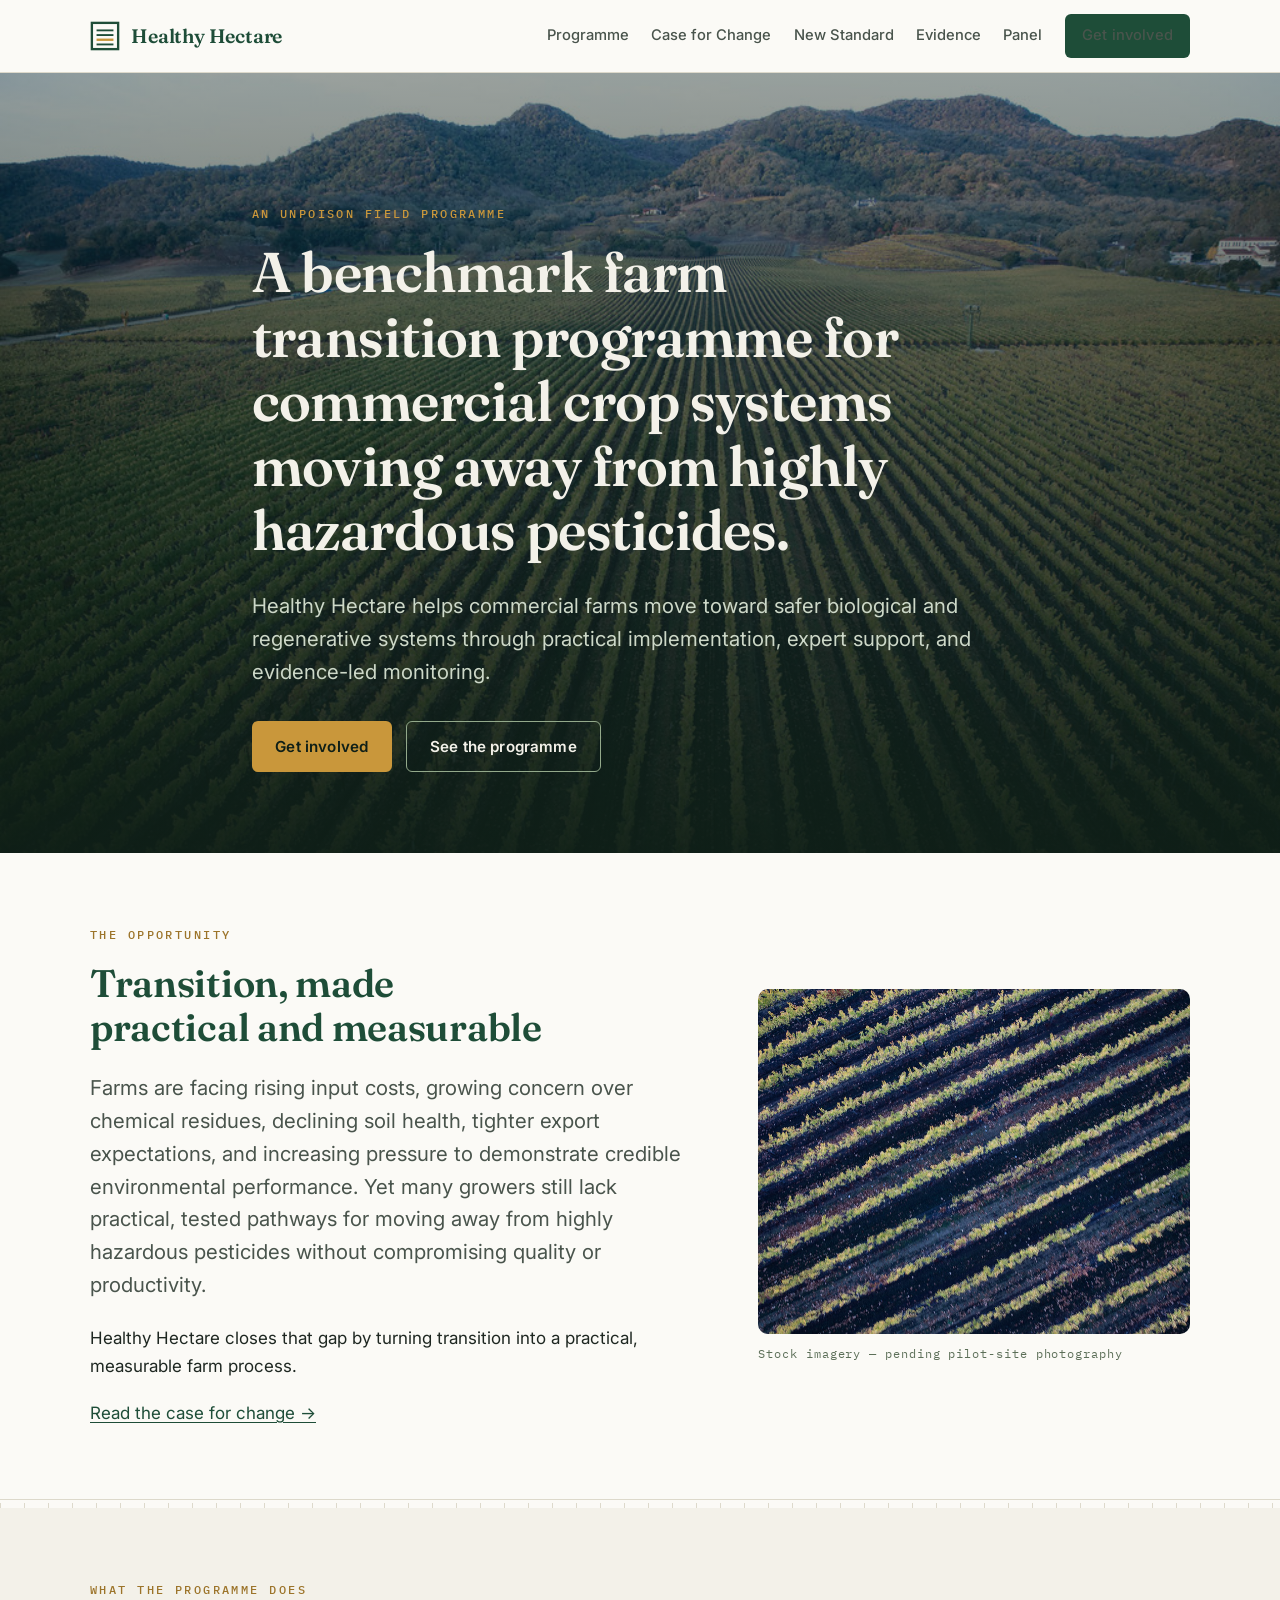
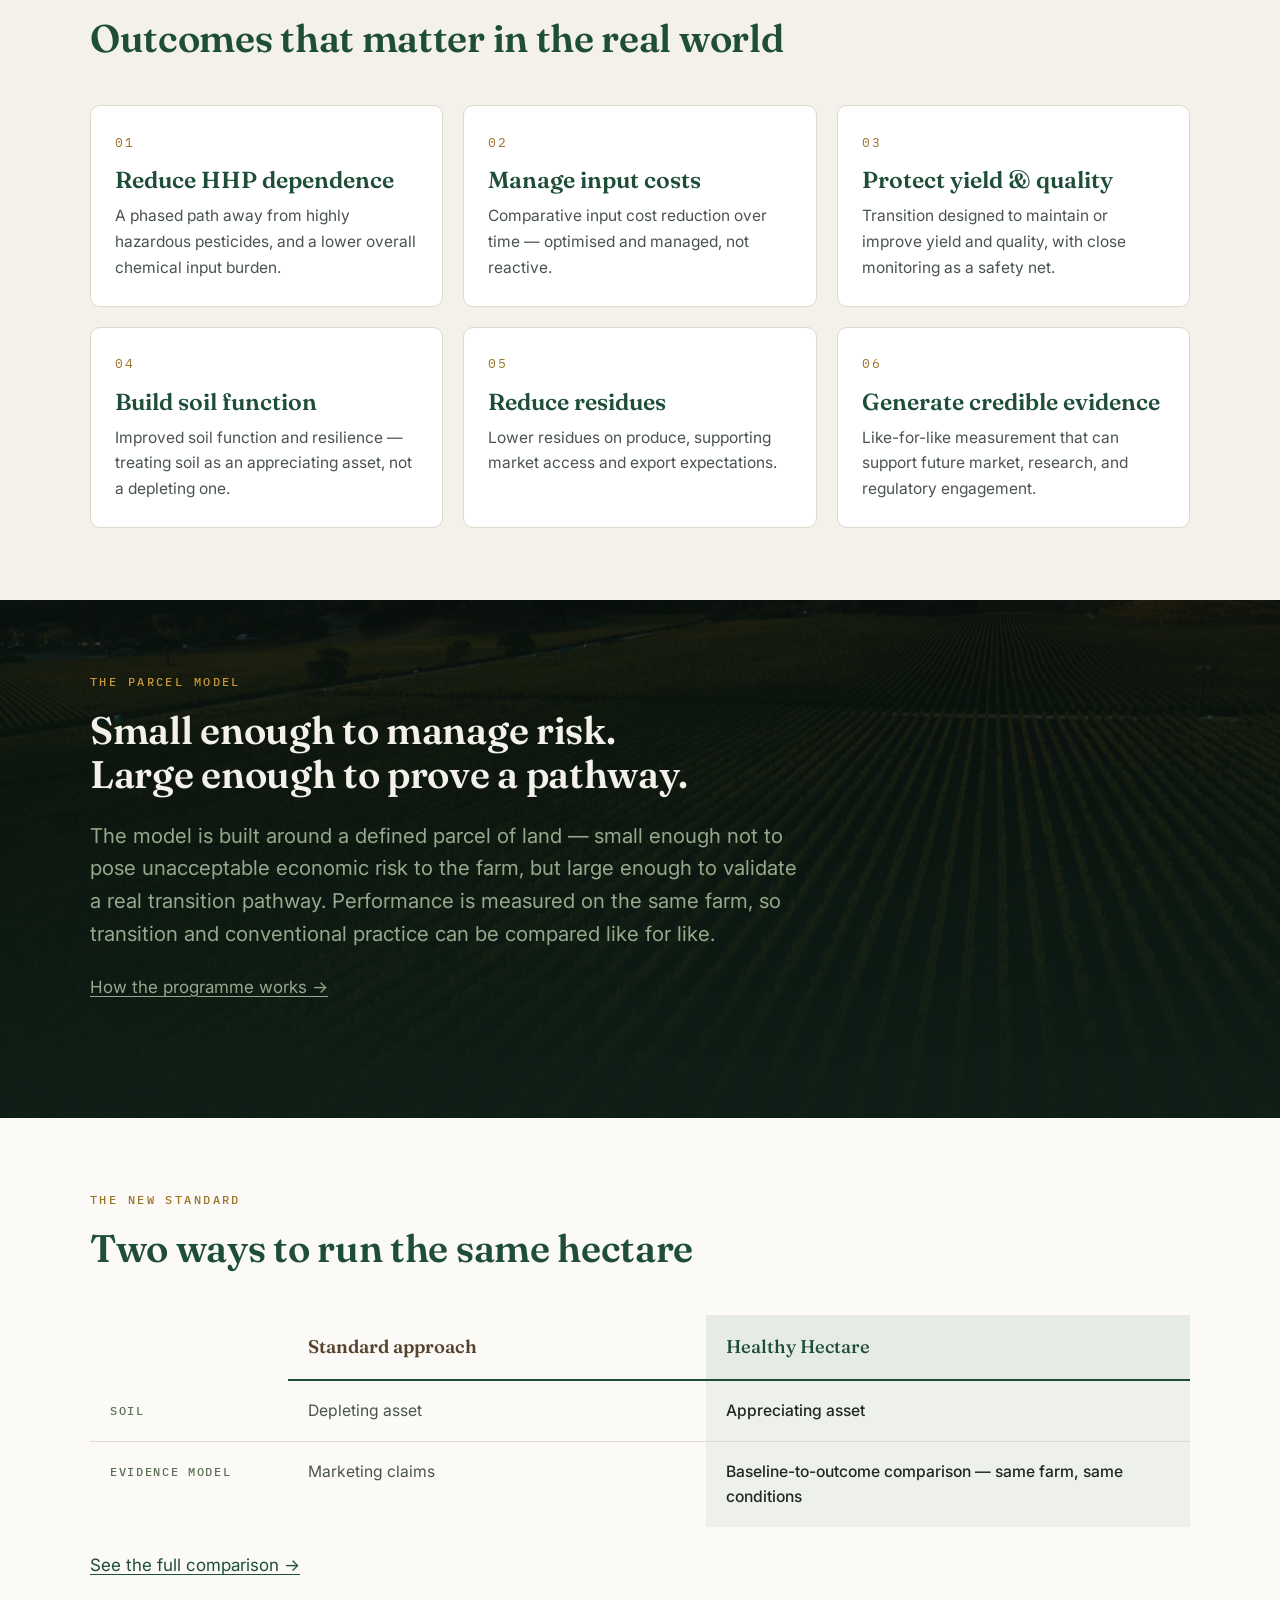
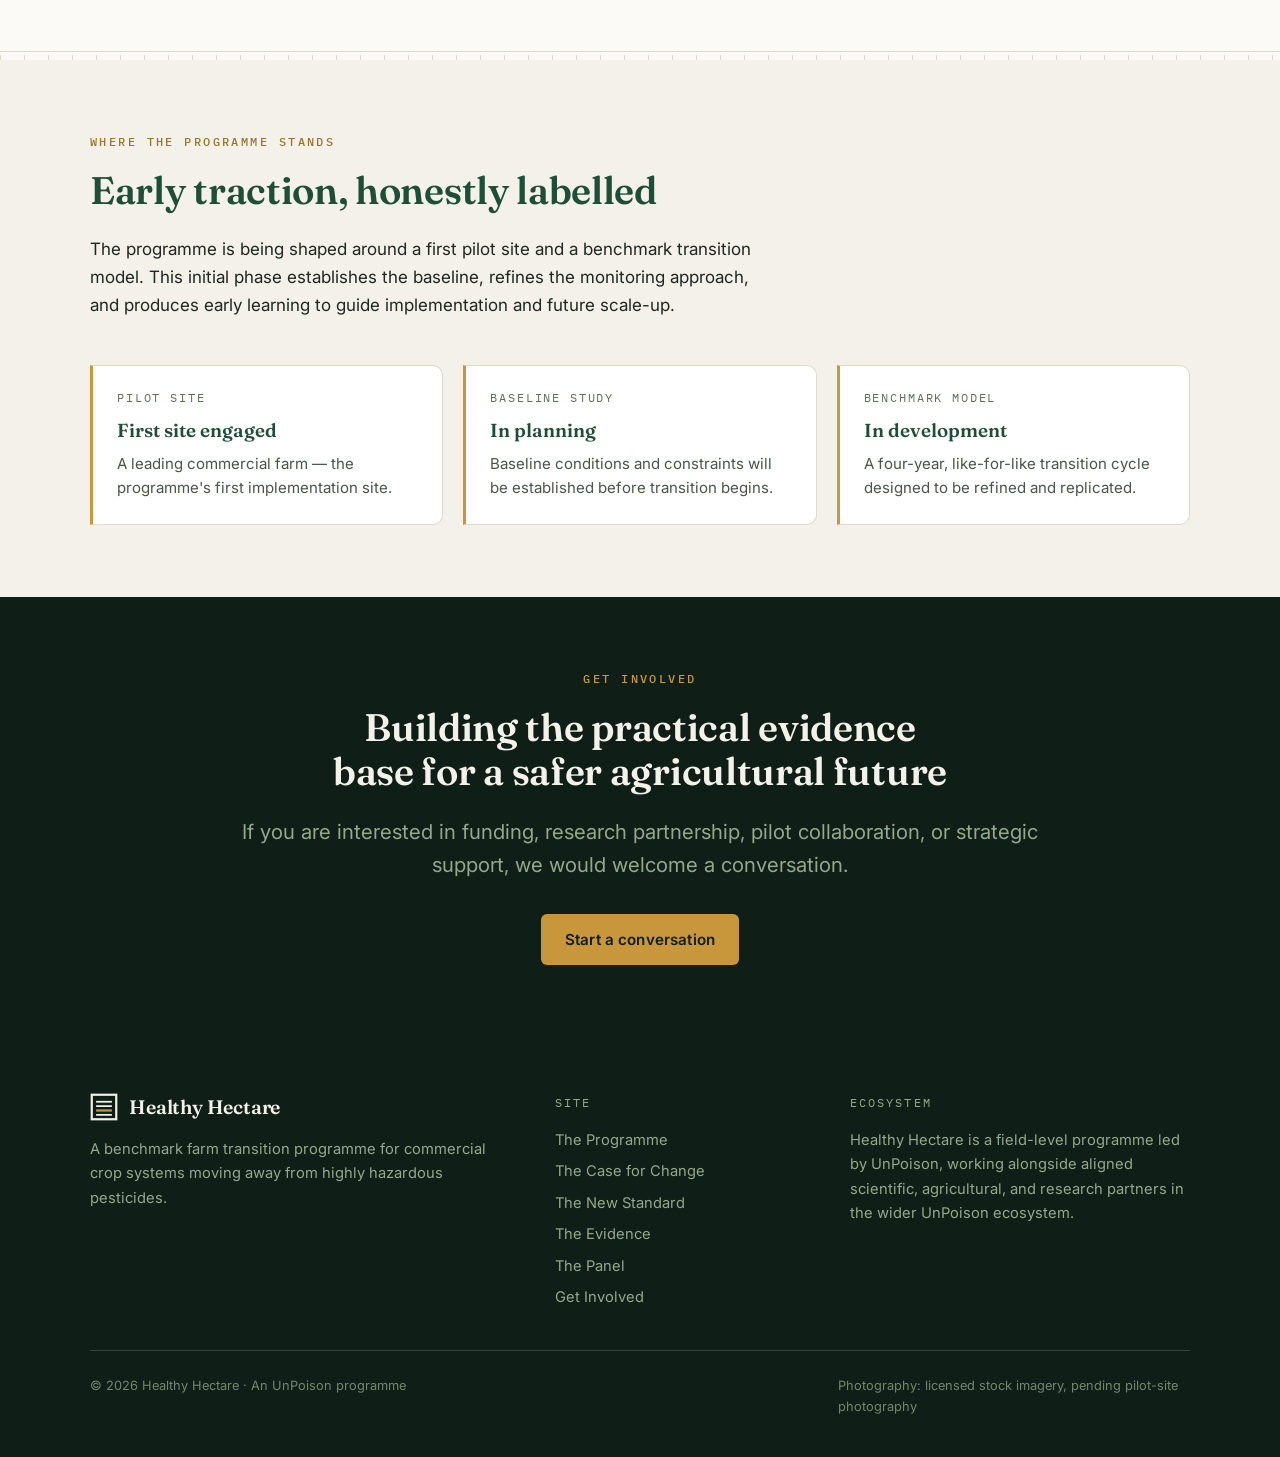
<file: index.html>
<!doctype html>
<html lang="en">
<head>
  <meta charset="utf-8">
  <meta name="viewport" content="width=device-width, initial-scale=1">
  <title>Healthy Hectare — A benchmark farm transition programme</title>
  <meta name="description" content="Healthy Hectare helps commercial farms move away from highly hazardous pesticides toward safer biological and regenerative systems — through practical implementation, expert support, and evidence-led monitoring.">
  <link rel="icon" type="image/svg+xml" href="assets/img/favicon.svg">
  <link rel="preconnect" href="https://fonts.googleapis.com">
  <link rel="preconnect" href="https://fonts.gstatic.com" crossorigin>
  <link href="https://fonts.googleapis.com/css2?family=Fraunces:opsz,wght@9..144,400;9..144,600;9..144,700&family=IBM+Plex+Mono:wght@400;500&family=Inter:wght@400;500;600&display=swap" rel="stylesheet">
  <link rel="stylesheet" href="assets/css/site.css">
</head>
<body>

<header class="site-header">
  <div class="wrap">
    <a class="brand" href="index.html" aria-label="Healthy Hectare — home">
      <svg width="30" height="30" viewBox="0 0 32 32" fill="none" aria-hidden="true">
        <rect x="2" y="2" width="28" height="28" stroke="currentColor" stroke-width="2.5"/>
        <line x1="7" y1="10" x2="25" y2="10" stroke="currentColor" stroke-width="2"/>
        <line x1="7" y1="15" x2="25" y2="15" stroke="currentColor" stroke-width="2"/>
        <line x1="7" y1="20" x2="25" y2="20" stroke="#C9973B" stroke-width="2.5"/>
        <line x1="7" y1="25" x2="25" y2="25" stroke="currentColor" stroke-width="2"/>
      </svg>
      <span class="brand-name">Healthy&nbsp;Hectare</span>
    </a>
    <button class="nav-toggle" aria-expanded="false" aria-controls="site-nav" aria-label="Menu">
      <svg width="24" height="24" viewBox="0 0 24 24" fill="none" aria-hidden="true">
        <path d="M3 6h18M3 12h18M3 18h18" stroke="currentColor" stroke-width="2" stroke-linecap="round"/>
      </svg>
    </button>
    <nav class="site-nav" id="site-nav" aria-label="Main">
      <a href="programme.html">Programme</a>
      <a href="case-for-change.html">Case for Change</a>
      <a href="new-standard.html">New Standard</a>
      <a href="evidence.html">Evidence</a>
      <a href="panel.html">Panel</a>
      <a class="btn btn-primary" href="get-involved.html">Get involved</a>
    </nav>
  </div>
</header>

<main>

  <!-- Hero -->
  <section class="hero on-dark">
    <div class="hero-media">
      <img src="assets/img/rows-alt-10.jpg" alt="Aerial view of cultivated crop rows running toward hills" fetchpriority="high">
    </div>
    <div class="wrap">
      <span class="eyebrow">An UnPoison field programme</span>
      <h1>A benchmark farm transition programme for commercial crop systems moving away from highly hazardous pesticides.</h1>
      <p class="lede">Healthy Hectare helps commercial farms move toward safer biological and regenerative systems through practical implementation, expert support, and evidence-led monitoring.</p>
      <div class="hero-ctas">
        <a class="btn btn-primary" href="get-involved.html">Get involved</a>
        <a class="btn btn-ghost" href="programme.html">See the programme</a>
      </div>
    </div>
  </section>

  <!-- Opportunity / positioning -->
  <section class="section section-paper">
    <div class="wrap">
      <div class="split reveal">
        <div>
          <span class="eyebrow">The opportunity</span>
          <h2>Transition, made practical and measurable</h2>
          <p class="lede">Farms are facing rising input costs, growing concern over chemical residues, declining soil health, tighter export expectations, and increasing pressure to demonstrate credible environmental performance. Yet many growers still lack practical, tested pathways for moving away from highly hazardous pesticides without compromising quality or productivity.</p>
          <p>Healthy Hectare closes that gap by turning transition into a practical, measurable farm process.</p>
          <p><a href="case-for-change.html">Read the case for change →</a></p>
        </div>
        <figure>
          <img src="assets/img/rows-alt-3.jpg" alt="Diagonal rows of crops seen from above in low light">
          <figcaption>Stock imagery — pending pilot-site photography</figcaption>
        </figure>
      </div>
    </div>
  </section>

  <hr class="rule-ticks" aria-hidden="true">

  <!-- What the programme does -->
  <section class="section section-chalk">
    <div class="wrap">
      <div class="section-head reveal">
        <span class="eyebrow">What the programme does</span>
        <h2>Outcomes that matter in the real world</h2>
      </div>
      <div class="grid grid-3">
        <div class="card reveal">
          <span class="card-num">01</span>
          <h3>Reduce HHP dependence</h3>
          <p>A phased path away from highly hazardous pesticides, and a lower overall chemical input burden.</p>
        </div>
        <div class="card reveal">
          <span class="card-num">02</span>
          <h3>Manage input costs</h3>
          <p>Comparative input cost reduction over time — optimised and managed, not reactive.</p>
        </div>
        <div class="card reveal">
          <span class="card-num">03</span>
          <h3>Protect yield &amp; quality</h3>
          <p>Transition designed to maintain or improve yield and quality, with close monitoring as a safety net.</p>
        </div>
        <div class="card reveal">
          <span class="card-num">04</span>
          <h3>Build soil function</h3>
          <p>Improved soil function and resilience — treating soil as an appreciating asset, not a depleting one.</p>
        </div>
        <div class="card reveal">
          <span class="card-num">05</span>
          <h3>Reduce residues</h3>
          <p>Lower residues on produce, supporting market access and export expectations.</p>
        </div>
        <div class="card reveal">
          <span class="card-num">06</span>
          <h3>Generate credible evidence</h3>
          <p>Like-for-like measurement that can support future market, research, and regulatory engagement.</p>
        </div>
      </div>
    </div>
  </section>

  <!-- The model in one line -->
  <section class="section band-dark on-dark">
    <div class="band-media">
      <img src="assets/img/rows-alt-8.jpg" alt="" loading="lazy">
    </div>
    <div class="wrap">
      <div class="section-head reveal">
        <span class="eyebrow">The parcel model</span>
        <h2>Small enough to manage risk. Large enough to prove a pathway.</h2>
        <p class="lede">The model is built around a defined parcel of land — small enough not to pose unacceptable economic risk to the farm, but large enough to validate a real transition pathway. Performance is measured on the same farm, so transition and conventional practice can be compared like for like.</p>
        <p><a href="programme.html">How the programme works →</a></p>
      </div>
    </div>
  </section>

  <!-- Matrix teaser -->
  <section class="section section-paper">
    <div class="wrap">
      <div class="section-head reveal">
        <span class="eyebrow">The new standard</span>
        <h2>Two ways to run the same hectare</h2>
      </div>
      <div class="matrix-wrap reveal">
        <table class="matrix">
          <thead>
            <tr>
              <th scope="col"></th>
              <th scope="col" class="col-standard">Standard approach</th>
              <th scope="col" class="col-hh">Healthy Hectare</th>
            </tr>
          </thead>
          <tbody>
            <tr>
              <th scope="row">Soil</th>
              <td class="col-standard">Depleting asset</td>
              <td class="col-hh">Appreciating asset</td>
            </tr>
            <tr>
              <th scope="row">Evidence model</th>
              <td class="col-standard">Marketing claims</td>
              <td class="col-hh">Baseline-to-outcome comparison — same farm, same conditions</td>
            </tr>
          </tbody>
        </table>
      </div>
      <p style="margin-top:1.5rem"><a href="new-standard.html">See the full comparison →</a></p>
    </div>
  </section>

  <hr class="rule-ticks" aria-hidden="true">

  <!-- Traction snapshot -->
  <section class="section section-chalk">
    <div class="wrap">
      <div class="section-head reveal">
        <span class="eyebrow">Where the programme stands</span>
        <h2>Early traction, honestly labelled</h2>
        <p>The programme is being shaped around a first pilot site and a benchmark transition model. This initial phase establishes the baseline, refines the monitoring approach, and produces early learning to guide implementation and future scale-up.</p>
      </div>
      <div class="status-strip">
        <div class="status-card reveal">
          <span class="status-label">Pilot site</span>
          <strong>First site engaged</strong>
          <p>A leading commercial farm — the programme's first implementation site.</p>
        </div>
        <div class="status-card reveal">
          <span class="status-label">Baseline study</span>
          <strong>In planning</strong>
          <p>Baseline conditions and constraints will be established before transition begins.</p>
        </div>
        <div class="status-card reveal">
          <span class="status-label">Benchmark model</span>
          <strong>In development</strong>
          <p>A four-year, like-for-like transition cycle designed to be refined and replicated.</p>
        </div>
      </div>
    </div>
  </section>

  <!-- CTA -->
  <section class="section band-dark on-dark cta-band">
    <div class="wrap">
      <span class="eyebrow">Get involved</span>
      <h2>Building the practical evidence base for a safer agricultural future</h2>
      <p class="lede">If you are interested in funding, research partnership, pilot collaboration, or strategic support, we would welcome a conversation.</p>
      <div class="hero-ctas">
        <a class="btn btn-primary" href="get-involved.html">Start a conversation</a>
      </div>
    </div>
  </section>

</main>

<footer class="site-footer">
  <div class="wrap">
    <div class="footer-grid">
      <div>
        <a class="brand" href="index.html">
          <svg width="28" height="28" viewBox="0 0 32 32" fill="none" aria-hidden="true">
            <rect x="2" y="2" width="28" height="28" stroke="currentColor" stroke-width="2.5"/>
            <line x1="7" y1="10" x2="25" y2="10" stroke="currentColor" stroke-width="2"/>
            <line x1="7" y1="15" x2="25" y2="15" stroke="currentColor" stroke-width="2"/>
            <line x1="7" y1="20" x2="25" y2="20" stroke="#C9973B" stroke-width="2.5"/>
            <line x1="7" y1="25" x2="25" y2="25" stroke="currentColor" stroke-width="2"/>
          </svg>
          <span class="brand-name">Healthy&nbsp;Hectare</span>
        </a>
        <p>A benchmark farm transition programme for commercial crop systems moving away from highly hazardous pesticides.</p>
      </div>
      <div>
        <p class="footer-heading">Site</p>
        <nav aria-label="Footer">
          <a href="programme.html">The Programme</a>
          <a href="case-for-change.html">The Case for Change</a>
          <a href="new-standard.html">The New Standard</a>
          <a href="evidence.html">The Evidence</a>
          <a href="panel.html">The Panel</a>
          <a href="get-involved.html">Get Involved</a>
        </nav>
      </div>
      <div>
        <p class="footer-heading">Ecosystem</p>
        <p>Healthy Hectare is a field-level programme led by UnPoison, working alongside aligned scientific, agricultural, and research partners in the wider UnPoison ecosystem.</p>
      </div>
    </div>
    <div class="footer-meta">
      <p>© 2026 Healthy Hectare · An UnPoison programme</p>
      <p>Photography: licensed stock imagery, pending pilot-site photography</p>
    </div>
  </div>
</footer>

<script src="assets/js/site.js"></script>
</body>
</html>
</file>
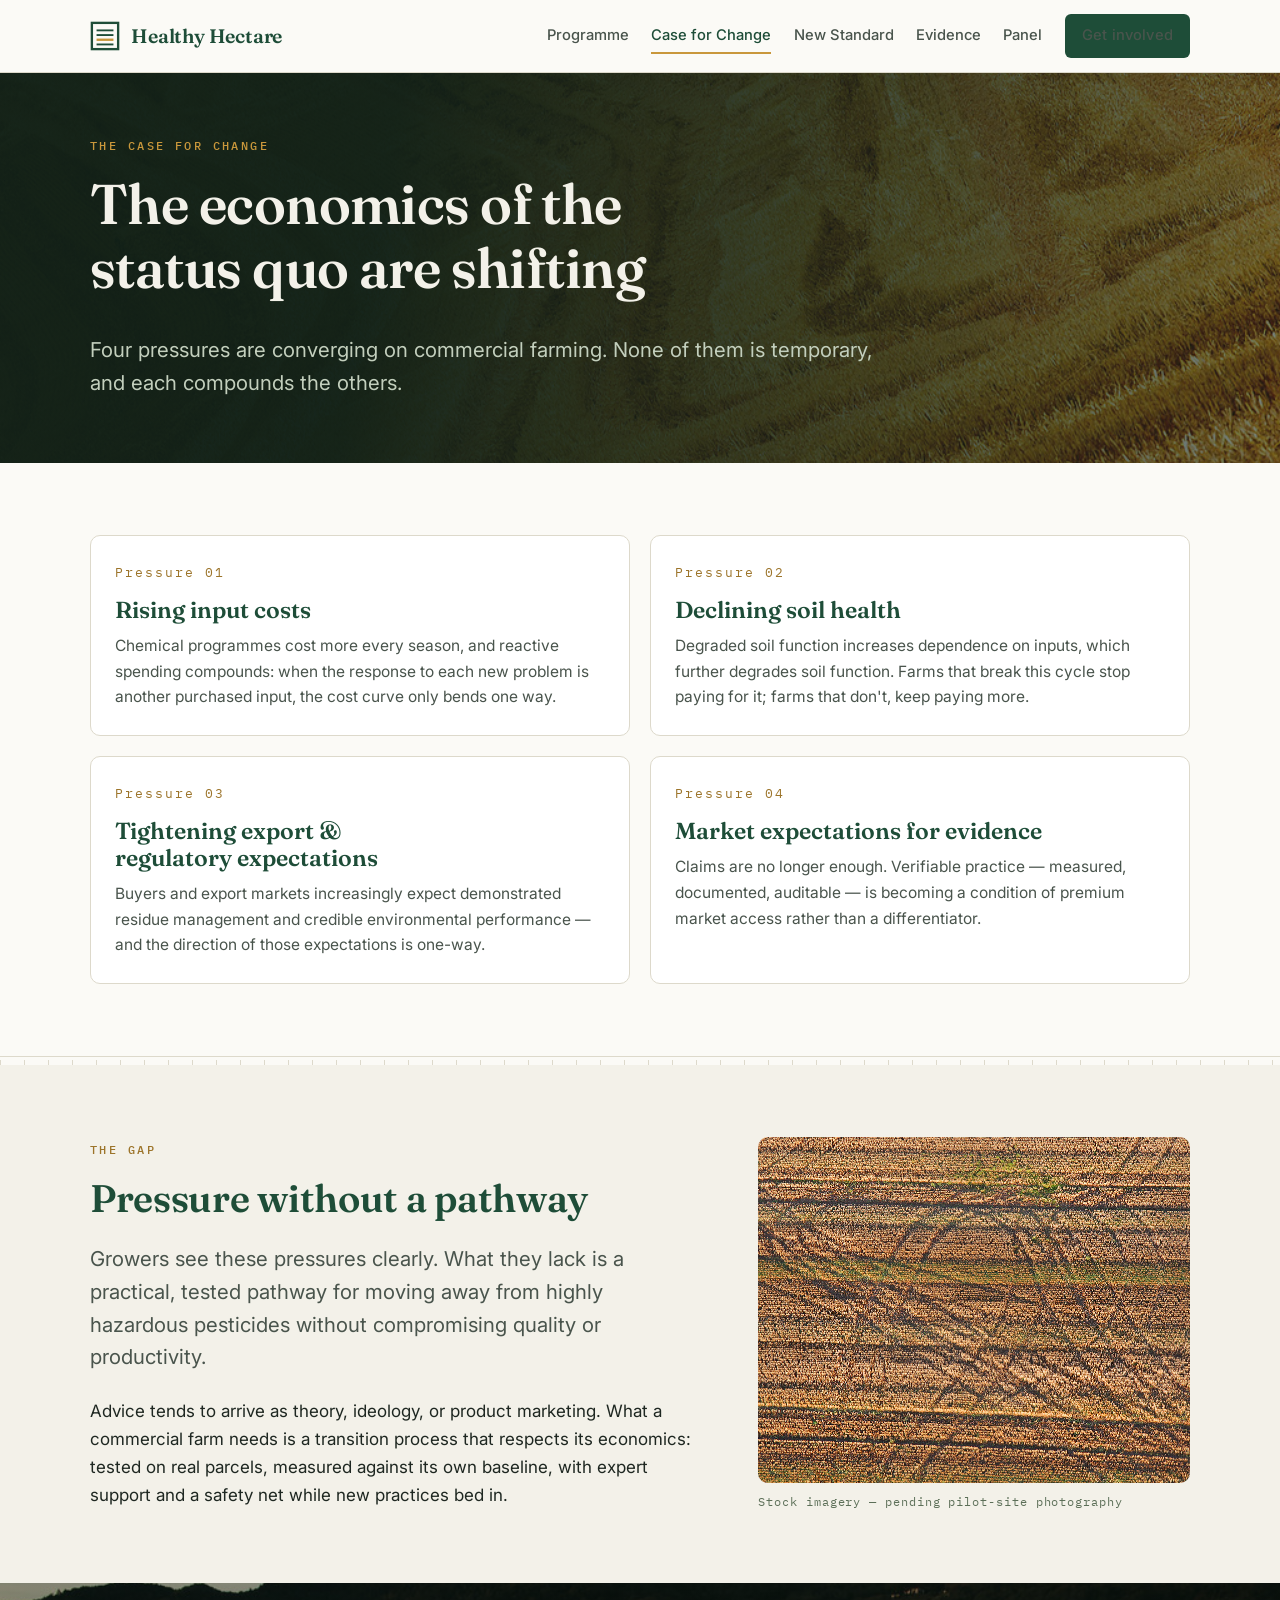
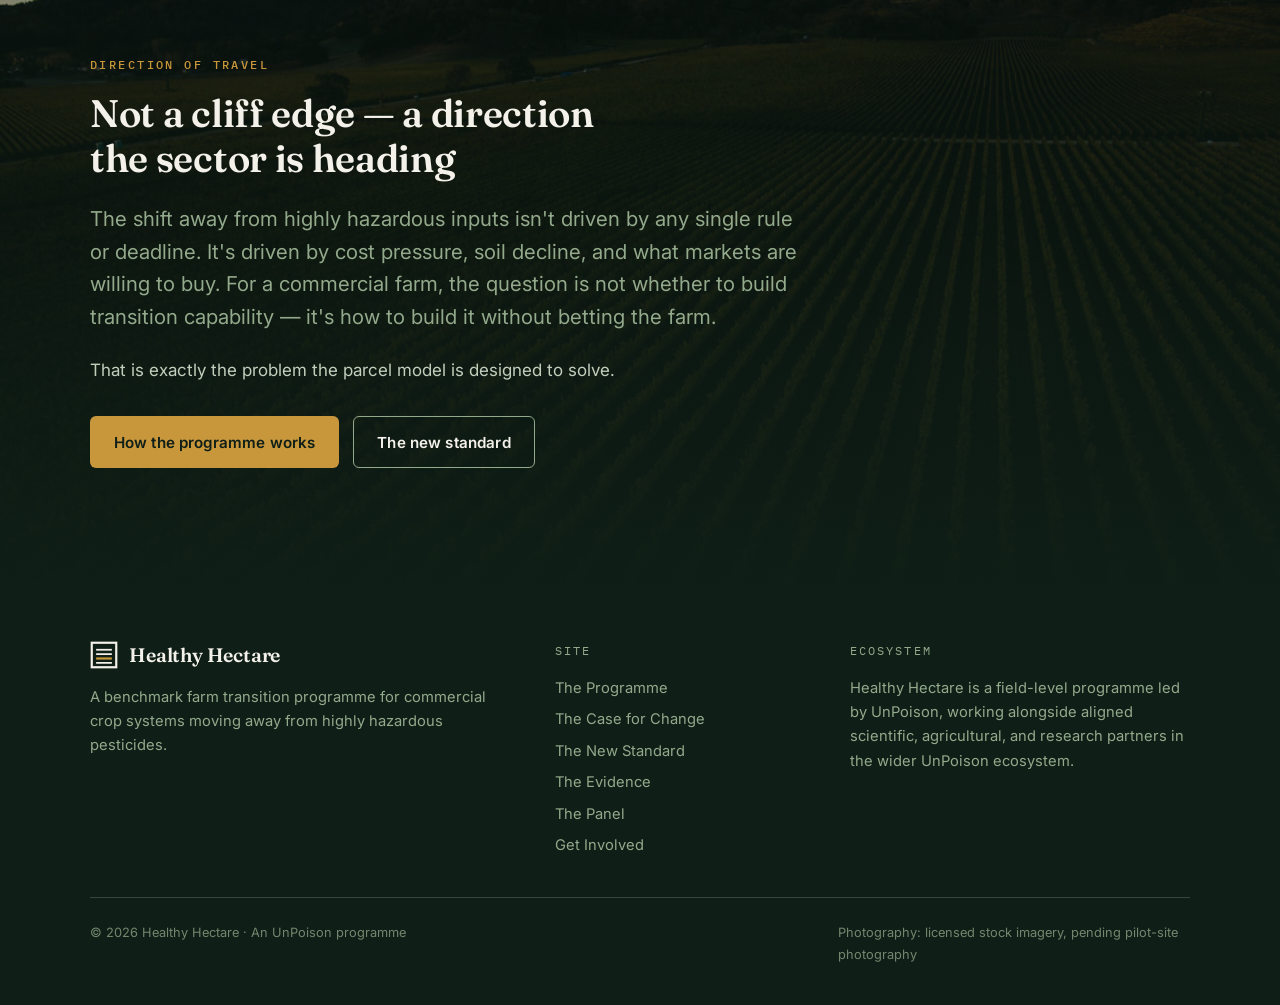
<file: case-for-change.html>
<!doctype html>
<html lang="en">
<head>
  <meta charset="utf-8">
  <meta name="viewport" content="width=device-width, initial-scale=1">
  <title>The Case for Change — Healthy Hectare</title>
  <meta name="description" content="Rising input costs, declining soil health, tightening export and regulatory expectations — why the shift away from highly hazardous pesticides is the direction commercial farming is heading.">
  <link rel="icon" type="image/svg+xml" href="assets/img/favicon.svg">
  <link rel="preconnect" href="https://fonts.googleapis.com">
  <link rel="preconnect" href="https://fonts.gstatic.com" crossorigin>
  <link href="https://fonts.googleapis.com/css2?family=Fraunces:opsz,wght@9..144,400;9..144,600;9..144,700&family=IBM+Plex+Mono:wght@400;500&family=Inter:wght@400;500;600&display=swap" rel="stylesheet">
  <link rel="stylesheet" href="assets/css/site.css">
</head>
<body>

<header class="site-header">
  <div class="wrap">
    <a class="brand" href="index.html" aria-label="Healthy Hectare — home">
      <svg width="30" height="30" viewBox="0 0 32 32" fill="none" aria-hidden="true">
        <rect x="2" y="2" width="28" height="28" stroke="currentColor" stroke-width="2.5"/>
        <line x1="7" y1="10" x2="25" y2="10" stroke="currentColor" stroke-width="2"/>
        <line x1="7" y1="15" x2="25" y2="15" stroke="currentColor" stroke-width="2"/>
        <line x1="7" y1="20" x2="25" y2="20" stroke="#C9973B" stroke-width="2.5"/>
        <line x1="7" y1="25" x2="25" y2="25" stroke="currentColor" stroke-width="2"/>
      </svg>
      <span class="brand-name">Healthy&nbsp;Hectare</span>
    </a>
    <button class="nav-toggle" aria-expanded="false" aria-controls="site-nav" aria-label="Menu">
      <svg width="24" height="24" viewBox="0 0 24 24" fill="none" aria-hidden="true">
        <path d="M3 6h18M3 12h18M3 18h18" stroke="currentColor" stroke-width="2" stroke-linecap="round"/>
      </svg>
    </button>
    <nav class="site-nav" id="site-nav" aria-label="Main">
      <a href="programme.html">Programme</a>
      <a href="case-for-change.html" aria-current="page">Case for Change</a>
      <a href="new-standard.html">New Standard</a>
      <a href="evidence.html">Evidence</a>
      <a href="panel.html">Panel</a>
      <a class="btn btn-primary" href="get-involved.html">Get involved</a>
    </nav>
  </div>
</header>

<main>

  <section class="page-hero on-dark">
    <div class="band-media">
      <img src="assets/img/tractor-field.jpg" alt="" fetchpriority="high">
    </div>
    <div class="wrap">
      <span class="eyebrow">The case for change</span>
      <h1>The economics of the status quo are shifting</h1>
      <p class="lede">Four pressures are converging on commercial farming. None of them is temporary, and each compounds the others.</p>
    </div>
  </section>

  <!-- The four pressures -->
  <section class="section section-paper">
    <div class="wrap">
      <div class="grid grid-2">
        <div class="card reveal">
          <span class="card-num">Pressure 01</span>
          <h3>Rising input costs</h3>
          <p>Chemical programmes cost more every season, and reactive spending compounds: when the response to each new problem is another purchased input, the cost curve only bends one way.</p>
        </div>
        <div class="card reveal">
          <span class="card-num">Pressure 02</span>
          <h3>Declining soil health</h3>
          <p>Degraded soil function increases dependence on inputs, which further degrades soil function. Farms that break this cycle stop paying for it; farms that don't, keep paying more.</p>
        </div>
        <div class="card reveal">
          <span class="card-num">Pressure 03</span>
          <h3>Tightening export &amp; regulatory expectations</h3>
          <p>Buyers and export markets increasingly expect demonstrated residue management and credible environmental performance — and the direction of those expectations is one-way.</p>
        </div>
        <div class="card reveal">
          <span class="card-num">Pressure 04</span>
          <h3>Market expectations for evidence</h3>
          <p>Claims are no longer enough. Verifiable practice — measured, documented, auditable — is becoming a condition of premium market access rather than a differentiator.</p>
        </div>
      </div>
    </div>
  </section>

  <hr class="rule-ticks" aria-hidden="true">

  <!-- The gap -->
  <section class="section section-chalk">
    <div class="wrap">
      <div class="split reveal">
        <div>
          <span class="eyebrow">The gap</span>
          <h2>Pressure without a pathway</h2>
          <p class="lede">Growers see these pressures clearly. What they lack is a practical, tested pathway for moving away from highly hazardous pesticides without compromising quality or productivity.</p>
          <p>Advice tends to arrive as theory, ideology, or product marketing. What a commercial farm needs is a transition process that respects its economics: tested on real parcels, measured against its own baseline, with expert support and a safety net while new practices bed in.</p>
        </div>
        <figure>
          <img src="assets/img/rows-alt-2.jpg" alt="Aerial view of harvested field rows with machinery tracks">
          <figcaption>Stock imagery — pending pilot-site photography</figcaption>
        </figure>
      </div>
    </div>
  </section>

  <!-- Direction of travel -->
  <section class="section band-dark on-dark">
    <div class="band-media">
      <img src="assets/img/rows-alt-8.jpg" alt="" loading="lazy">
    </div>
    <div class="wrap">
      <div class="section-head reveal">
        <span class="eyebrow">Direction of travel</span>
        <h2>Not a cliff edge — a direction the sector is heading</h2>
        <p class="lede">The shift away from highly hazardous inputs isn't driven by any single rule or deadline. It's driven by cost pressure, soil decline, and what markets are willing to buy. For a commercial farm, the question is not whether to build transition capability — it's how to build it without betting the farm.</p>
        <p>That is exactly the problem the parcel model is designed to solve.</p>
        <div class="hero-ctas">
          <a class="btn btn-primary" href="programme.html">How the programme works</a>
          <a class="btn btn-ghost" href="new-standard.html">The new standard</a>
        </div>
      </div>
    </div>
  </section>

</main>

<footer class="site-footer">
  <div class="wrap">
    <div class="footer-grid">
      <div>
        <a class="brand" href="index.html">
          <svg width="28" height="28" viewBox="0 0 32 32" fill="none" aria-hidden="true">
            <rect x="2" y="2" width="28" height="28" stroke="currentColor" stroke-width="2.5"/>
            <line x1="7" y1="10" x2="25" y2="10" stroke="currentColor" stroke-width="2"/>
            <line x1="7" y1="15" x2="25" y2="15" stroke="currentColor" stroke-width="2"/>
            <line x1="7" y1="20" x2="25" y2="20" stroke="#C9973B" stroke-width="2.5"/>
            <line x1="7" y1="25" x2="25" y2="25" stroke="currentColor" stroke-width="2"/>
          </svg>
          <span class="brand-name">Healthy&nbsp;Hectare</span>
        </a>
        <p>A benchmark farm transition programme for commercial crop systems moving away from highly hazardous pesticides.</p>
      </div>
      <div>
        <p class="footer-heading">Site</p>
        <nav aria-label="Footer">
          <a href="programme.html">The Programme</a>
          <a href="case-for-change.html">The Case for Change</a>
          <a href="new-standard.html">The New Standard</a>
          <a href="evidence.html">The Evidence</a>
          <a href="panel.html">The Panel</a>
          <a href="get-involved.html">Get Involved</a>
        </nav>
      </div>
      <div>
        <p class="footer-heading">Ecosystem</p>
        <p>Healthy Hectare is a field-level programme led by UnPoison, working alongside aligned scientific, agricultural, and research partners in the wider UnPoison ecosystem.</p>
      </div>
    </div>
    <div class="footer-meta">
      <p>© 2026 Healthy Hectare · An UnPoison programme</p>
      <p>Photography: licensed stock imagery, pending pilot-site photography</p>
    </div>
  </div>
</footer>

<script src="assets/js/site.js"></script>
</body>
</html>
</file>
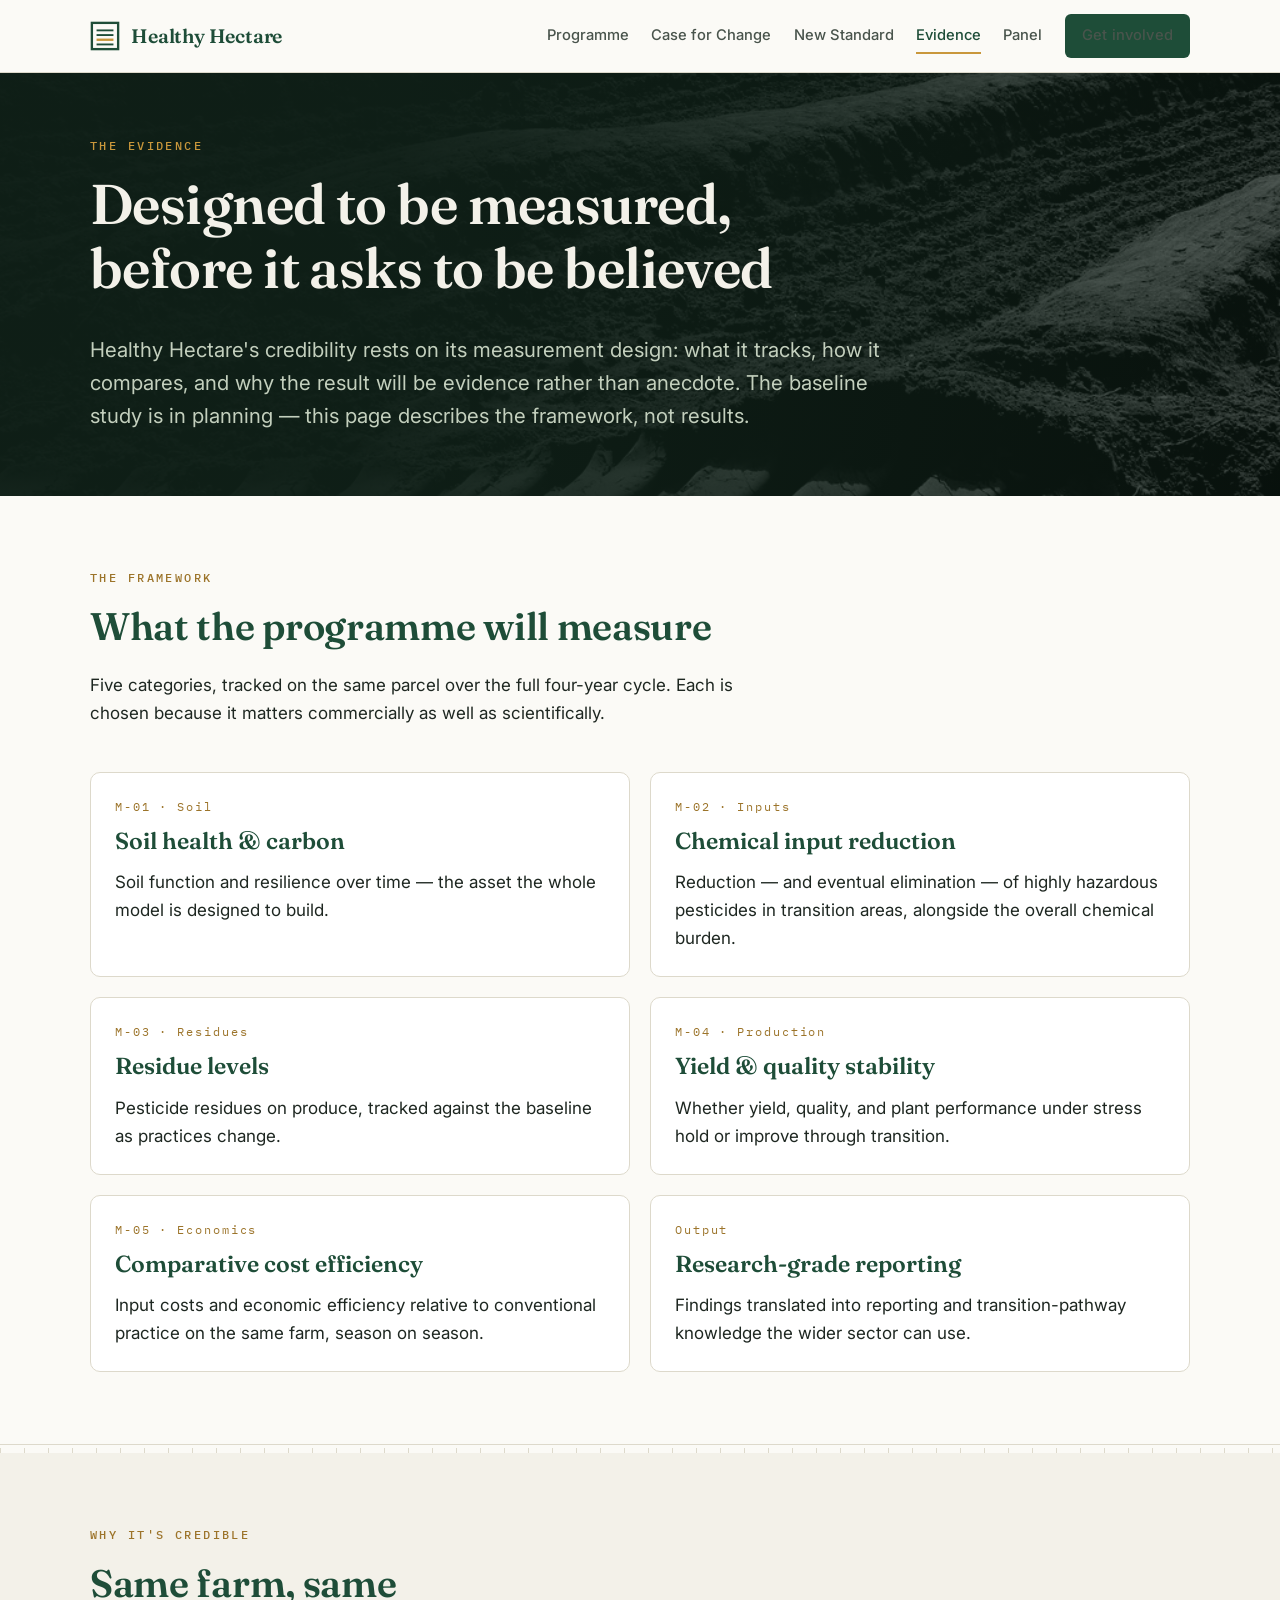
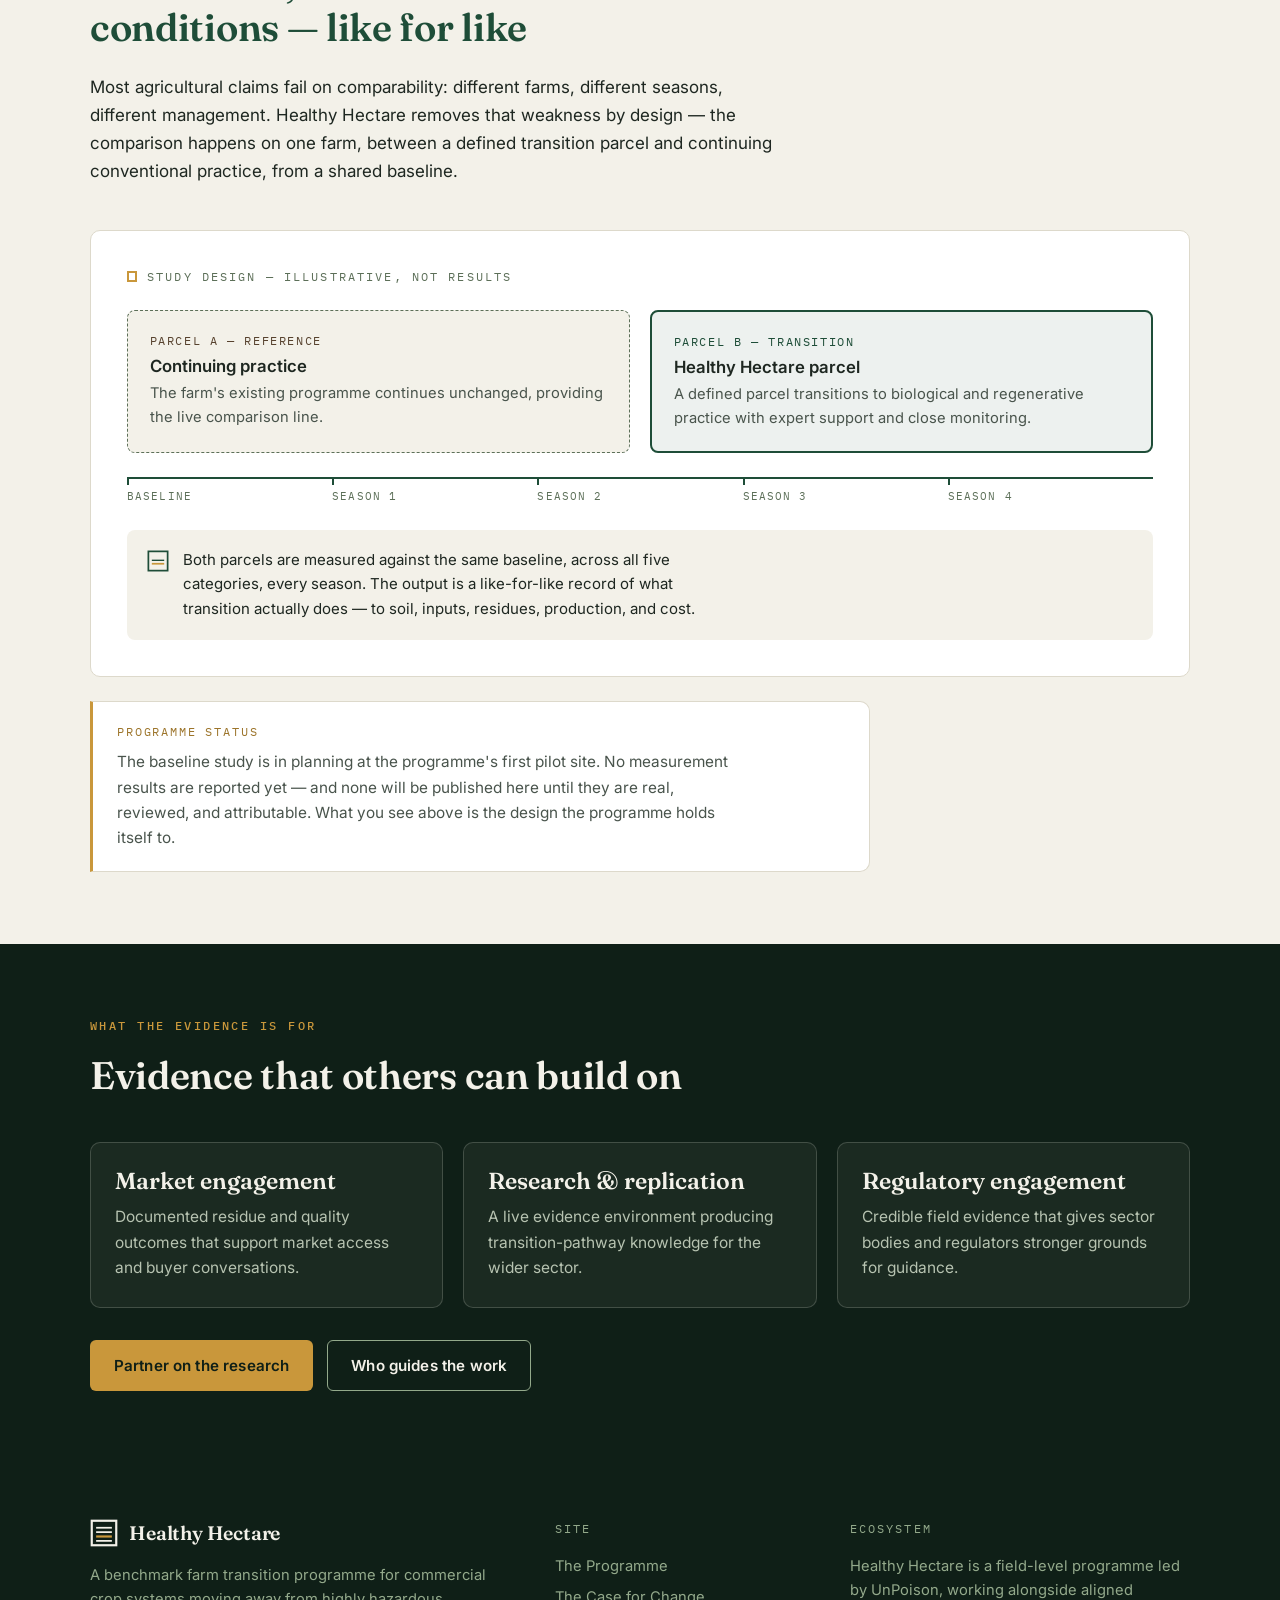
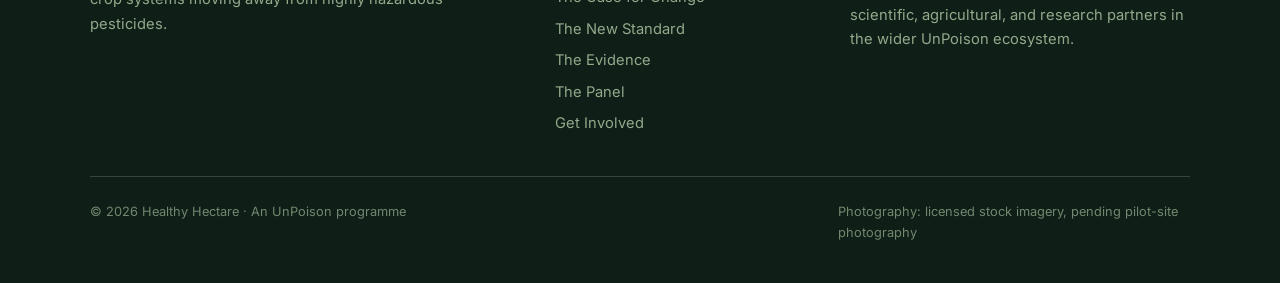
<file: evidence.html>
<!doctype html>
<html lang="en">
<head>
  <meta charset="utf-8">
  <meta name="viewport" content="width=device-width, initial-scale=1">
  <title>The Evidence — Healthy Hectare</title>
  <meta name="description" content="The measurement framework Healthy Hectare is designed around: soil health, chemical inputs, residues, yield and quality, and comparative cost — measured like-for-like on the same farm.">
  <link rel="icon" type="image/svg+xml" href="assets/img/favicon.svg">
  <link rel="preconnect" href="https://fonts.googleapis.com">
  <link rel="preconnect" href="https://fonts.gstatic.com" crossorigin>
  <link href="https://fonts.googleapis.com/css2?family=Fraunces:opsz,wght@9..144,400;9..144,600;9..144,700&family=IBM+Plex+Mono:wght@400;500&family=Inter:wght@400;500;600&display=swap" rel="stylesheet">
  <link rel="stylesheet" href="assets/css/site.css">
</head>
<body>

<header class="site-header">
  <div class="wrap">
    <a class="brand" href="index.html" aria-label="Healthy Hectare — home">
      <svg width="30" height="30" viewBox="0 0 32 32" fill="none" aria-hidden="true">
        <rect x="2" y="2" width="28" height="28" stroke="currentColor" stroke-width="2.5"/>
        <line x1="7" y1="10" x2="25" y2="10" stroke="currentColor" stroke-width="2"/>
        <line x1="7" y1="15" x2="25" y2="15" stroke="currentColor" stroke-width="2"/>
        <line x1="7" y1="20" x2="25" y2="20" stroke="#C9973B" stroke-width="2.5"/>
        <line x1="7" y1="25" x2="25" y2="25" stroke="currentColor" stroke-width="2"/>
      </svg>
      <span class="brand-name">Healthy&nbsp;Hectare</span>
    </a>
    <button class="nav-toggle" aria-expanded="false" aria-controls="site-nav" aria-label="Menu">
      <svg width="24" height="24" viewBox="0 0 24 24" fill="none" aria-hidden="true">
        <path d="M3 6h18M3 12h18M3 18h18" stroke="currentColor" stroke-width="2" stroke-linecap="round"/>
      </svg>
    </button>
    <nav class="site-nav" id="site-nav" aria-label="Main">
      <a href="programme.html">Programme</a>
      <a href="case-for-change.html">Case for Change</a>
      <a href="new-standard.html">New Standard</a>
      <a href="evidence.html" aria-current="page">Evidence</a>
      <a href="panel.html">Panel</a>
      <a class="btn btn-primary" href="get-involved.html">Get involved</a>
    </nav>
  </div>
</header>

<main>

  <section class="page-hero on-dark">
    <div class="band-media">
      <img src="assets/img/soil-profile.jpg" alt="" fetchpriority="high">
    </div>
    <div class="wrap">
      <span class="eyebrow">The evidence</span>
      <h1>Designed to be measured, before it asks to be believed</h1>
      <p class="lede">Healthy Hectare's credibility rests on its measurement design: what it tracks, how it compares, and why the result will be evidence rather than anecdote. The baseline study is in planning — this page describes the framework, not results.</p>
    </div>
  </section>

  <!-- What we will measure -->
  <section class="section section-paper">
    <div class="wrap">
      <div class="section-head reveal">
        <span class="eyebrow">The framework</span>
        <h2>What the programme will measure</h2>
        <p>Five categories, tracked on the same parcel over the full four-year cycle. Each is chosen because it matters commercially as well as scientifically.</p>
      </div>
      <div class="framework-grid">
        <div class="framework-card reveal">
          <span class="metric-id">M-01 · Soil</span>
          <h3>Soil health &amp; carbon</h3>
          <p>Soil function and resilience over time — the asset the whole model is designed to build.</p>
        </div>
        <div class="framework-card reveal">
          <span class="metric-id">M-02 · Inputs</span>
          <h3>Chemical input reduction</h3>
          <p>Reduction — and eventual elimination — of highly hazardous pesticides in transition areas, alongside the overall chemical burden.</p>
        </div>
        <div class="framework-card reveal">
          <span class="metric-id">M-03 · Residues</span>
          <h3>Residue levels</h3>
          <p>Pesticide residues on produce, tracked against the baseline as practices change.</p>
        </div>
        <div class="framework-card reveal">
          <span class="metric-id">M-04 · Production</span>
          <h3>Yield &amp; quality stability</h3>
          <p>Whether yield, quality, and plant performance under stress hold or improve through transition.</p>
        </div>
        <div class="framework-card reveal">
          <span class="metric-id">M-05 · Economics</span>
          <h3>Comparative cost efficiency</h3>
          <p>Input costs and economic efficiency relative to conventional practice on the same farm, season on season.</p>
        </div>
        <div class="framework-card reveal">
          <span class="metric-id">Output</span>
          <h3>Research-grade reporting</h3>
          <p>Findings translated into reporting and transition-pathway knowledge the wider sector can use.</p>
        </div>
      </div>
    </div>
  </section>

  <hr class="rule-ticks" aria-hidden="true">

  <!-- Study design diagram -->
  <section class="section section-chalk">
    <div class="wrap">
      <div class="section-head reveal">
        <span class="eyebrow">Why it's credible</span>
        <h2>Same farm, same conditions — like for like</h2>
        <p>Most agricultural claims fail on comparability: different farms, different seasons, different management. Healthy Hectare removes that weakness by design — the comparison happens on one farm, between a defined transition parcel and continuing conventional practice, from a shared baseline.</p>
      </div>

      <div class="design-diagram reveal">
        <p class="diagram-label">Study design — illustrative, not results</p>
        <div class="parcels">
          <div class="parcel parcel-standard">
            <span class="parcel-tag">Parcel A — reference</span>
            <h4>Continuing practice</h4>
            <p>The farm's existing programme continues unchanged, providing the live comparison line.</p>
          </div>
          <div class="parcel parcel-transition">
            <span class="parcel-tag">Parcel B — transition</span>
            <h4>Healthy Hectare parcel</h4>
            <p>A defined parcel transitions to biological and regenerative practice with expert support and close monitoring.</p>
          </div>
        </div>
        <div class="timeline" role="img" aria-label="Four-year timeline: baseline year followed by four measured seasons">
          <span>Baseline</span>
          <span>Season 1</span>
          <span>Season 2</span>
          <span>Season 3</span>
          <span>Season 4</span>
        </div>
        <div class="compare-note">
          <svg width="22" height="22" viewBox="0 0 32 32" fill="none" aria-hidden="true" style="flex:none; margin-top:2px">
            <rect x="2" y="2" width="28" height="28" stroke="#1E4D38" stroke-width="2.5"/>
            <line x1="7" y1="15" x2="25" y2="15" stroke="#1E4D38" stroke-width="2"/>
            <line x1="7" y1="20" x2="25" y2="20" stroke="#C9973B" stroke-width="2.5"/>
          </svg>
          <p>Both parcels are measured against the same baseline, across all five categories, every season. The output is a like-for-like record of what transition actually does — to soil, inputs, residues, production, and cost.</p>
        </div>
      </div>

      <div class="note-box reveal" style="margin-top:1.5rem">
        <span class="note-label">Programme status</span>
        <p>The baseline study is in planning at the programme's first pilot site. No measurement results are reported yet — and none will be published here until they are real, reviewed, and attributable. What you see above is the design the programme holds itself to.</p>
      </div>
    </div>
  </section>

  <!-- What the evidence is for -->
  <section class="section band-dark on-dark">
    <div class="wrap">
      <div class="section-head reveal">
        <span class="eyebrow">What the evidence is for</span>
        <h2>Evidence that others can build on</h2>
      </div>
      <div class="grid grid-3">
        <div class="card reveal">
          <h3>Market engagement</h3>
          <p>Documented residue and quality outcomes that support market access and buyer conversations.</p>
        </div>
        <div class="card reveal">
          <h3>Research &amp; replication</h3>
          <p>A live evidence environment producing transition-pathway knowledge for the wider sector.</p>
        </div>
        <div class="card reveal">
          <h3>Regulatory engagement</h3>
          <p>Credible field evidence that gives sector bodies and regulators stronger grounds for guidance.</p>
        </div>
      </div>
      <div class="hero-ctas reveal">
        <a class="btn btn-primary" href="get-involved.html?segment=funders">Partner on the research</a>
        <a class="btn btn-ghost" href="panel.html">Who guides the work</a>
      </div>
    </div>
  </section>

</main>

<footer class="site-footer">
  <div class="wrap">
    <div class="footer-grid">
      <div>
        <a class="brand" href="index.html">
          <svg width="28" height="28" viewBox="0 0 32 32" fill="none" aria-hidden="true">
            <rect x="2" y="2" width="28" height="28" stroke="currentColor" stroke-width="2.5"/>
            <line x1="7" y1="10" x2="25" y2="10" stroke="currentColor" stroke-width="2"/>
            <line x1="7" y1="15" x2="25" y2="15" stroke="currentColor" stroke-width="2"/>
            <line x1="7" y1="20" x2="25" y2="20" stroke="#C9973B" stroke-width="2.5"/>
            <line x1="7" y1="25" x2="25" y2="25" stroke="currentColor" stroke-width="2"/>
          </svg>
          <span class="brand-name">Healthy&nbsp;Hectare</span>
        </a>
        <p>A benchmark farm transition programme for commercial crop systems moving away from highly hazardous pesticides.</p>
      </div>
      <div>
        <p class="footer-heading">Site</p>
        <nav aria-label="Footer">
          <a href="programme.html">The Programme</a>
          <a href="case-for-change.html">The Case for Change</a>
          <a href="new-standard.html">The New Standard</a>
          <a href="evidence.html">The Evidence</a>
          <a href="panel.html">The Panel</a>
          <a href="get-involved.html">Get Involved</a>
        </nav>
      </div>
      <div>
        <p class="footer-heading">Ecosystem</p>
        <p>Healthy Hectare is a field-level programme led by UnPoison, working alongside aligned scientific, agricultural, and research partners in the wider UnPoison ecosystem.</p>
      </div>
    </div>
    <div class="footer-meta">
      <p>© 2026 Healthy Hectare · An UnPoison programme</p>
      <p>Photography: licensed stock imagery, pending pilot-site photography</p>
    </div>
  </div>
</footer>

<script src="assets/js/site.js"></script>
</body>
</html>
</file>
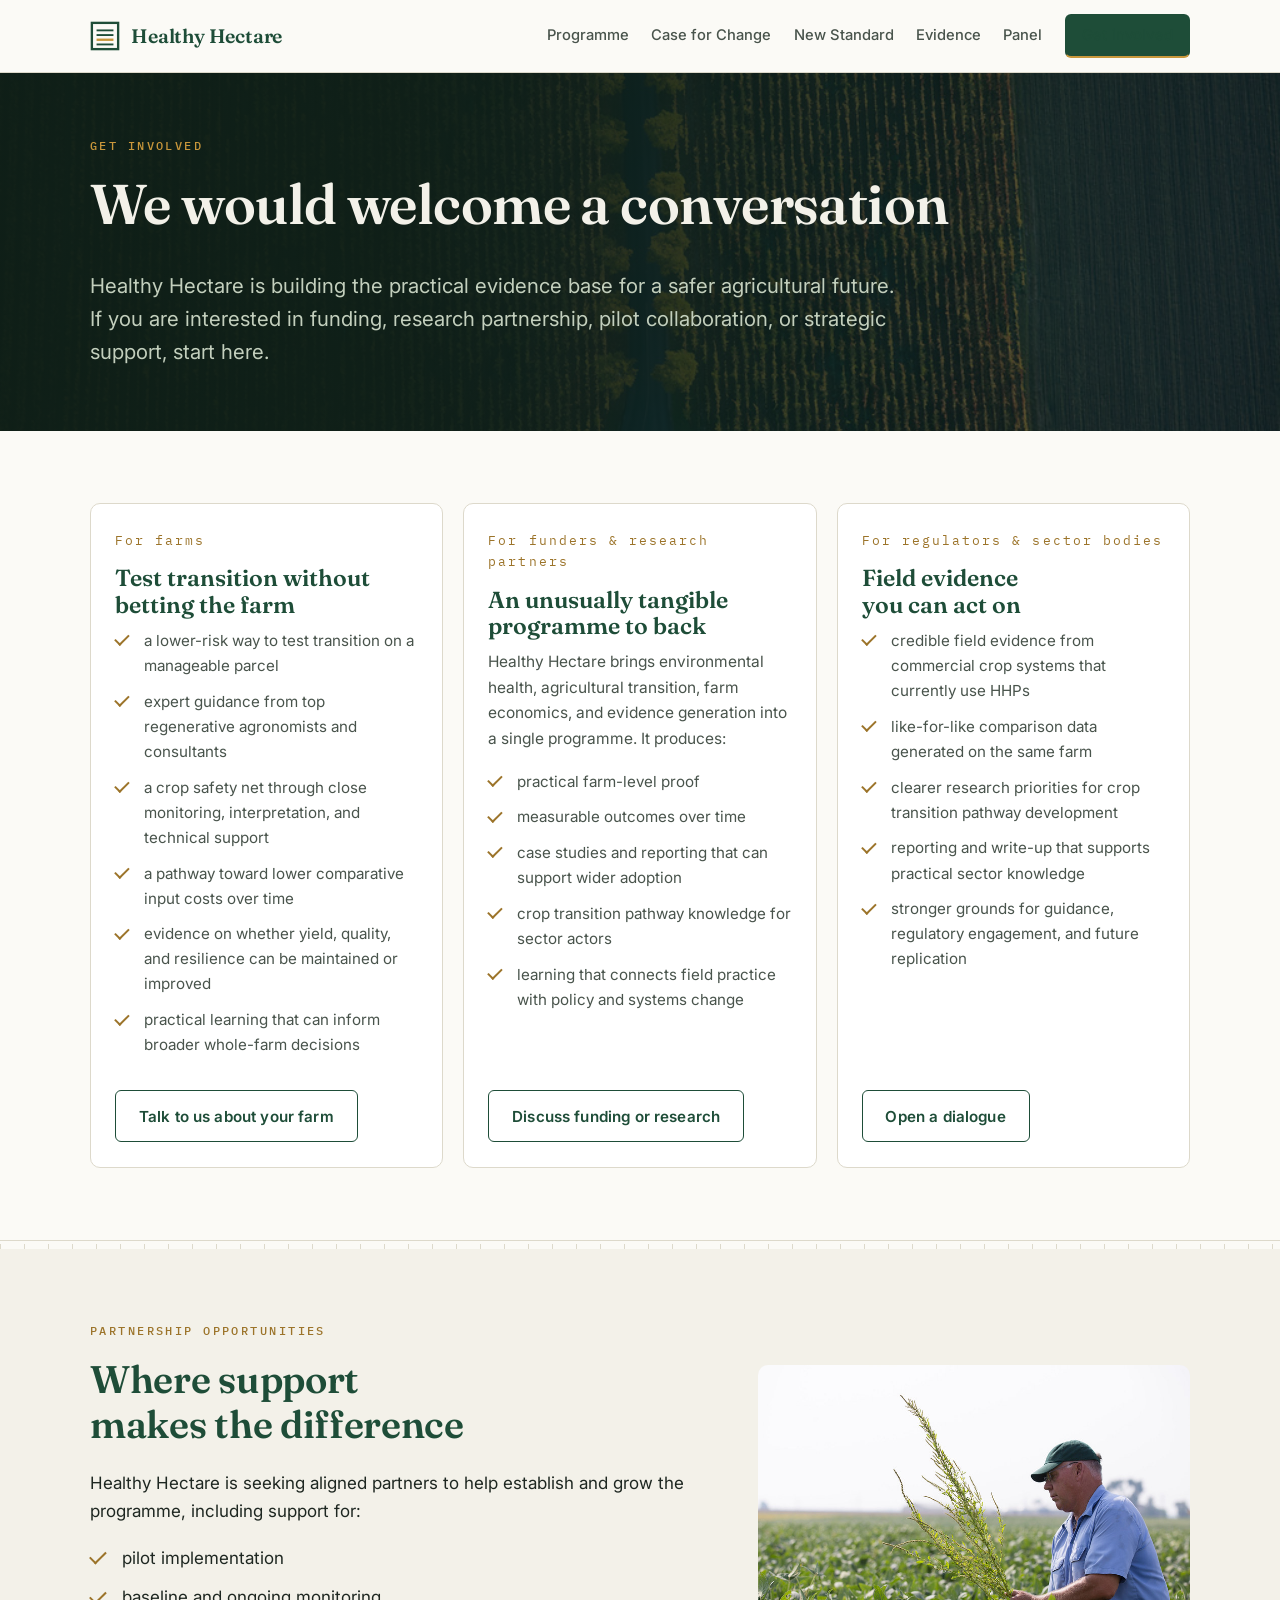
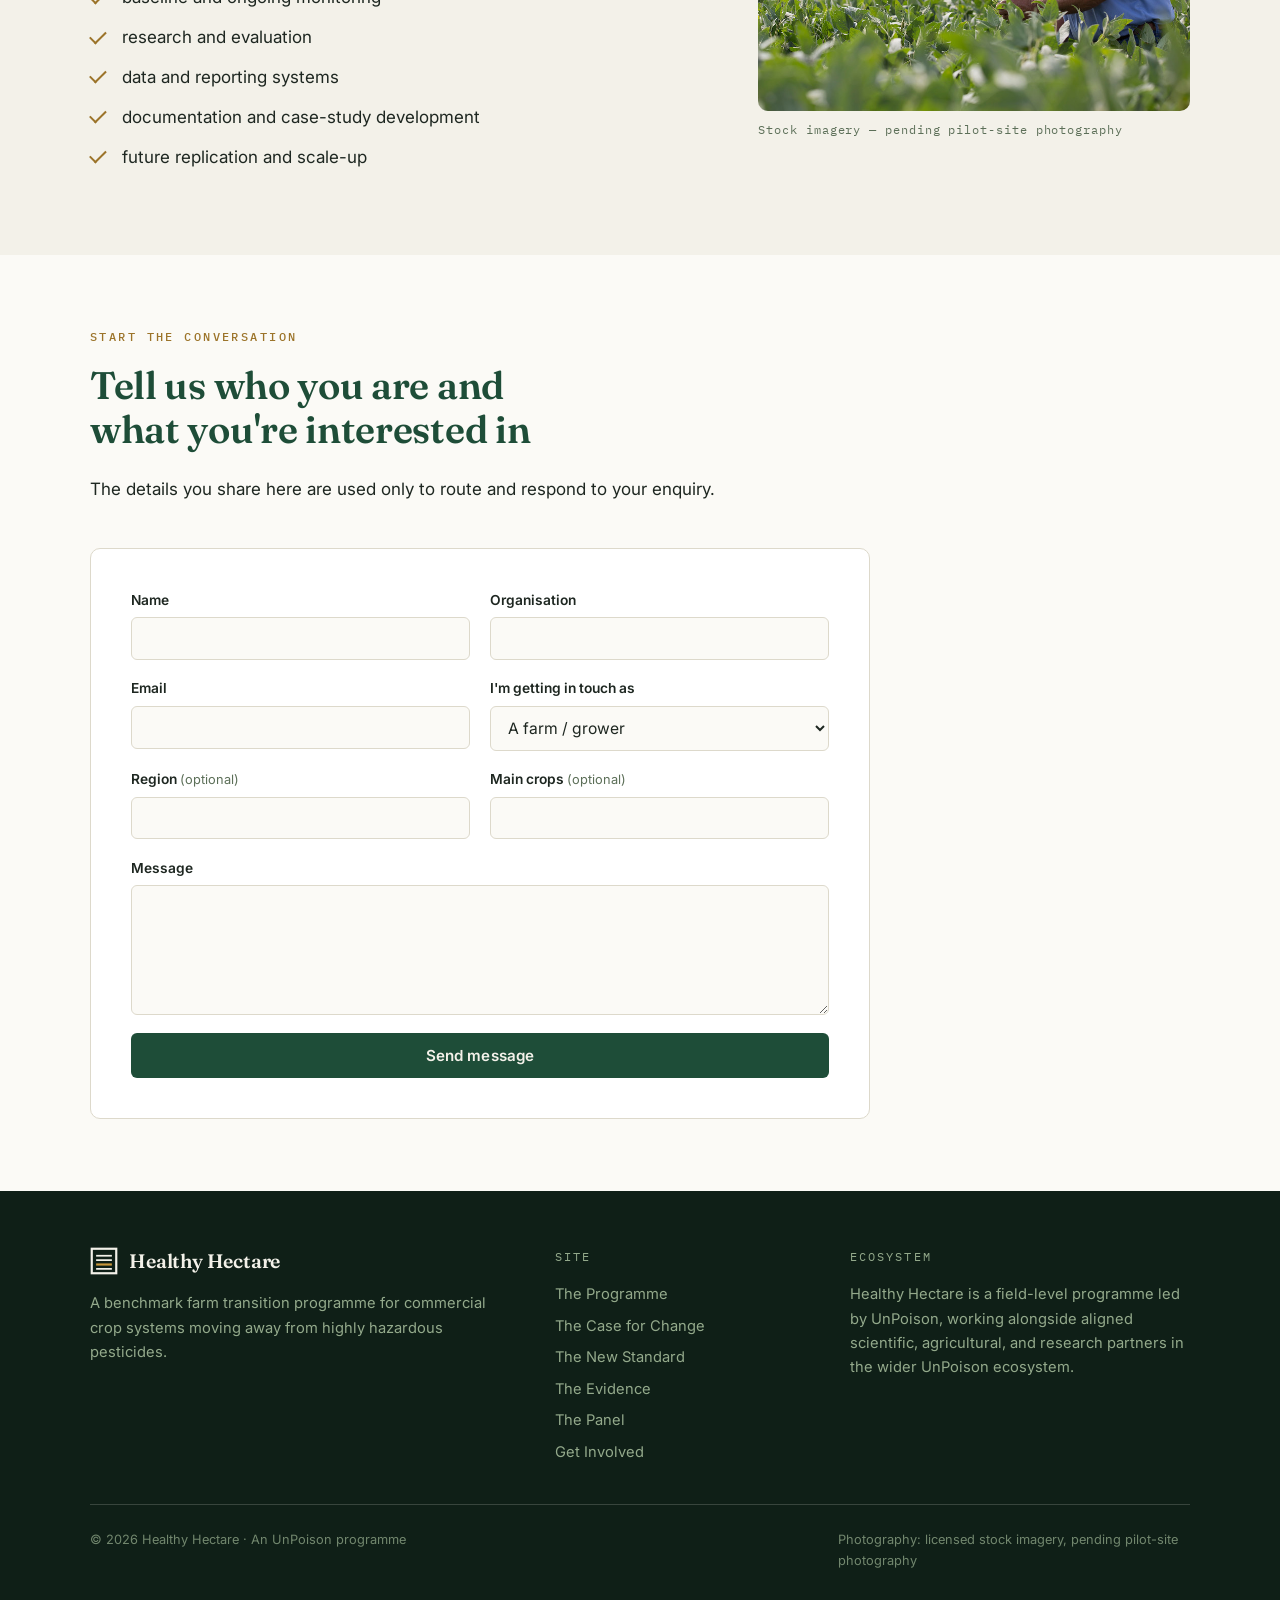
<file: get-involved.html>
<!doctype html>
<html lang="en">
<head>
  <meta charset="utf-8">
  <meta name="viewport" content="width=device-width, initial-scale=1">
  <title>Get Involved — Healthy Hectare</title>
  <meta name="description" content="Farms, funders and research partners, regulators and sector bodies — how to start a conversation with the Healthy Hectare programme.">
  <link rel="icon" type="image/svg+xml" href="assets/img/favicon.svg">
  <link rel="preconnect" href="https://fonts.googleapis.com">
  <link rel="preconnect" href="https://fonts.gstatic.com" crossorigin>
  <link href="https://fonts.googleapis.com/css2?family=Fraunces:opsz,wght@9..144,400;9..144,600;9..144,700&family=IBM+Plex+Mono:wght@400;500&family=Inter:wght@400;500;600&display=swap" rel="stylesheet">
  <link rel="stylesheet" href="assets/css/site.css">
</head>
<body>

<header class="site-header">
  <div class="wrap">
    <a class="brand" href="index.html" aria-label="Healthy Hectare — home">
      <svg width="30" height="30" viewBox="0 0 32 32" fill="none" aria-hidden="true">
        <rect x="2" y="2" width="28" height="28" stroke="currentColor" stroke-width="2.5"/>
        <line x1="7" y1="10" x2="25" y2="10" stroke="currentColor" stroke-width="2"/>
        <line x1="7" y1="15" x2="25" y2="15" stroke="currentColor" stroke-width="2"/>
        <line x1="7" y1="20" x2="25" y2="20" stroke="#C9973B" stroke-width="2.5"/>
        <line x1="7" y1="25" x2="25" y2="25" stroke="currentColor" stroke-width="2"/>
      </svg>
      <span class="brand-name">Healthy&nbsp;Hectare</span>
    </a>
    <button class="nav-toggle" aria-expanded="false" aria-controls="site-nav" aria-label="Menu">
      <svg width="24" height="24" viewBox="0 0 24 24" fill="none" aria-hidden="true">
        <path d="M3 6h18M3 12h18M3 18h18" stroke="currentColor" stroke-width="2" stroke-linecap="round"/>
      </svg>
    </button>
    <nav class="site-nav" id="site-nav" aria-label="Main">
      <a href="programme.html">Programme</a>
      <a href="case-for-change.html">Case for Change</a>
      <a href="new-standard.html">New Standard</a>
      <a href="evidence.html">Evidence</a>
      <a href="panel.html">Panel</a>
      <a class="btn btn-primary" href="get-involved.html" aria-current="page">Get involved</a>
    </nav>
  </div>
</header>

<main>

  <section class="page-hero on-dark">
    <div class="band-media">
      <img src="assets/img/rows-alt-12.jpg" alt="" fetchpriority="high">
    </div>
    <div class="wrap">
      <span class="eyebrow">Get involved</span>
      <h1>We would welcome a conversation</h1>
      <p class="lede">Healthy Hectare is building the practical evidence base for a safer agricultural future. If you are interested in funding, research partnership, pilot collaboration, or strategic support, start here.</p>
    </div>
  </section>

  <!-- Tracks -->
  <section class="section section-paper">
    <div class="wrap">
      <div class="grid grid-3">
        <div class="card track-card reveal">
          <span class="card-num">For farms</span>
          <h3>Test transition without betting the farm</h3>
          <ul class="checklist">
            <li>a lower-risk way to test transition on a manageable parcel</li>
            <li>expert guidance from top regenerative agronomists and consultants</li>
            <li>a crop safety net through close monitoring, interpretation, and technical support</li>
            <li>a pathway toward lower comparative input costs over time</li>
            <li>evidence on whether yield, quality, and resilience can be maintained or improved</li>
            <li>practical learning that can inform broader whole-farm decisions</li>
          </ul>
          <a class="btn btn-ghost" href="#contact-form" data-segment-link="farms">Talk to us about your farm</a>
        </div>
        <div class="card track-card reveal">
          <span class="card-num">For funders &amp; research partners</span>
          <h3>An unusually tangible programme to back</h3>
          <p>Healthy Hectare brings environmental health, agricultural transition, farm economics, and evidence generation into a single programme. It produces:</p>
          <ul class="checklist">
            <li>practical farm-level proof</li>
            <li>measurable outcomes over time</li>
            <li>case studies and reporting that can support wider adoption</li>
            <li>crop transition pathway knowledge for sector actors</li>
            <li>learning that connects field practice with policy and systems change</li>
          </ul>
          <a class="btn btn-ghost" href="#contact-form" data-segment-link="funders">Discuss funding or research</a>
        </div>
        <div class="card track-card reveal">
          <span class="card-num">For regulators &amp; sector bodies</span>
          <h3>Field evidence you can act on</h3>
          <ul class="checklist">
            <li>credible field evidence from commercial crop systems that currently use HHPs</li>
            <li>like-for-like comparison data generated on the same farm</li>
            <li>clearer research priorities for crop transition pathway development</li>
            <li>reporting and write-up that supports practical sector knowledge</li>
            <li>stronger grounds for guidance, regulatory engagement, and future replication</li>
          </ul>
          <a class="btn btn-ghost" href="#contact-form" data-segment-link="regulators">Open a dialogue</a>
        </div>
      </div>
    </div>
  </section>

  <hr class="rule-ticks" aria-hidden="true">

  <!-- Partnership opportunities -->
  <section class="section section-chalk">
    <div class="wrap">
      <div class="split reveal">
        <div>
          <span class="eyebrow">Partnership opportunities</span>
          <h2>Where support makes the difference</h2>
          <p>Healthy Hectare is seeking aligned partners to help establish and grow the programme, including support for:</p>
          <ul class="checklist">
            <li>pilot implementation</li>
            <li>baseline and ongoing monitoring</li>
            <li>research and evaluation</li>
            <li>data and reporting systems</li>
            <li>documentation and case-study development</li>
            <li>future replication and scale-up</li>
          </ul>
        </div>
        <figure>
          <img src="assets/img/farmer-inspection.jpg" alt="A grower inspecting plants in a commercial field">
          <figcaption>Stock imagery — pending pilot-site photography</figcaption>
        </figure>
      </div>
    </div>
  </section>

  <!-- Form -->
  <section class="section section-paper" id="contact">
    <div class="wrap">
      <div class="section-head reveal">
        <span class="eyebrow">Start the conversation</span>
        <h2>Tell us who you are and what you're interested in</h2>
        <p>The details you share here are used only to route and respond to your enquiry.</p>
      </div>

      <form class="form-shell reveal" id="contact-form" novalidate>
        <div class="form-grid">
          <div class="field">
            <label for="name">Name</label>
            <input type="text" id="name" name="name" autocomplete="name" required>
          </div>
          <div class="field">
            <label for="organisation">Organisation</label>
            <input type="text" id="organisation" name="organisation" autocomplete="organization" required>
          </div>
          <div class="field">
            <label for="email">Email</label>
            <input type="email" id="email" name="email" autocomplete="email" required>
          </div>
          <div class="field">
            <label for="segment">I'm getting in touch as</label>
            <select id="segment" name="segment" required>
              <option value="farms">A farm / grower</option>
              <option value="funders">A funder or research partner</option>
              <option value="regulators">A regulator or sector body</option>
              <option value="other">Other</option>
            </select>
          </div>

          <!-- Farm-specific intake (operational detail; public copy stays crop-agnostic) -->
          <div class="segment-fields" data-segment="farms">
            <div class="field">
              <label for="farm-region">Region <span class="optional">(optional)</span></label>
              <input type="text" id="farm-region" name="farm_region">
            </div>
            <div class="field">
              <label for="farm-crops">Main crops <span class="optional">(optional)</span></label>
              <input type="text" id="farm-crops" name="farm_crops">
            </div>
          </div>

          <div class="segment-fields" data-segment="funders">
            <div class="field field-full">
              <label for="funder-interest">Area of interest <span class="optional">(optional)</span></label>
              <select id="funder-interest" name="funder_interest">
                <option value="">Select one…</option>
                <option value="pilot-implementation">Pilot implementation</option>
                <option value="monitoring">Baseline &amp; ongoing monitoring</option>
                <option value="research-evaluation">Research &amp; evaluation</option>
                <option value="data-reporting">Data &amp; reporting systems</option>
                <option value="documentation">Documentation &amp; case studies</option>
                <option value="scale-up">Replication &amp; scale-up</option>
              </select>
            </div>
          </div>

          <div class="segment-fields" data-segment="regulators">
            <div class="field field-full">
              <label for="reg-mandate">Mandate / area of work <span class="optional">(optional)</span></label>
              <input type="text" id="reg-mandate" name="regulator_mandate">
            </div>
          </div>

          <div class="field field-full">
            <label for="message">Message</label>
            <textarea id="message" name="message" required></textarea>
          </div>

          <!-- Honeypot -->
          <div class="hp-field" aria-hidden="true">
            <label for="website">Website</label>
            <input type="text" id="website" name="website" tabindex="-1" autocomplete="off">
          </div>

          <div class="field field-full">
            <button class="btn btn-primary" type="submit">Send message</button>
          </div>
        </div>
        <div class="form-status" id="form-status" role="status"></div>
      </form>
    </div>
  </section>

</main>

<footer class="site-footer">
  <div class="wrap">
    <div class="footer-grid">
      <div>
        <a class="brand" href="index.html">
          <svg width="28" height="28" viewBox="0 0 32 32" fill="none" aria-hidden="true">
            <rect x="2" y="2" width="28" height="28" stroke="currentColor" stroke-width="2.5"/>
            <line x1="7" y1="10" x2="25" y2="10" stroke="currentColor" stroke-width="2"/>
            <line x1="7" y1="15" x2="25" y2="15" stroke="currentColor" stroke-width="2"/>
            <line x1="7" y1="20" x2="25" y2="20" stroke="#C9973B" stroke-width="2.5"/>
            <line x1="7" y1="25" x2="25" y2="25" stroke="currentColor" stroke-width="2"/>
          </svg>
          <span class="brand-name">Healthy&nbsp;Hectare</span>
        </a>
        <p>A benchmark farm transition programme for commercial crop systems moving away from highly hazardous pesticides.</p>
      </div>
      <div>
        <p class="footer-heading">Site</p>
        <nav aria-label="Footer">
          <a href="programme.html">The Programme</a>
          <a href="case-for-change.html">The Case for Change</a>
          <a href="new-standard.html">The New Standard</a>
          <a href="evidence.html">The Evidence</a>
          <a href="panel.html">The Panel</a>
          <a href="get-involved.html">Get Involved</a>
        </nav>
      </div>
      <div>
        <p class="footer-heading">Ecosystem</p>
        <p>Healthy Hectare is a field-level programme led by UnPoison, working alongside aligned scientific, agricultural, and research partners in the wider UnPoison ecosystem.</p>
      </div>
    </div>
    <div class="footer-meta">
      <p>© 2026 Healthy Hectare · An UnPoison programme</p>
      <p>Photography: licensed stock imagery, pending pilot-site photography</p>
    </div>
  </div>
</footer>

<script src="assets/js/site.js"></script>
<script>
  // Track-card buttons preselect the matching form segment
  document.querySelectorAll("[data-segment-link]").forEach((link) => {
    link.addEventListener("click", () => {
      const select = document.getElementById("segment");
      if (select) {
        select.value = link.dataset.segmentLink;
        select.dispatchEvent(new Event("change"));
      }
    });
  });
</script>
</body>
</html>
</file>
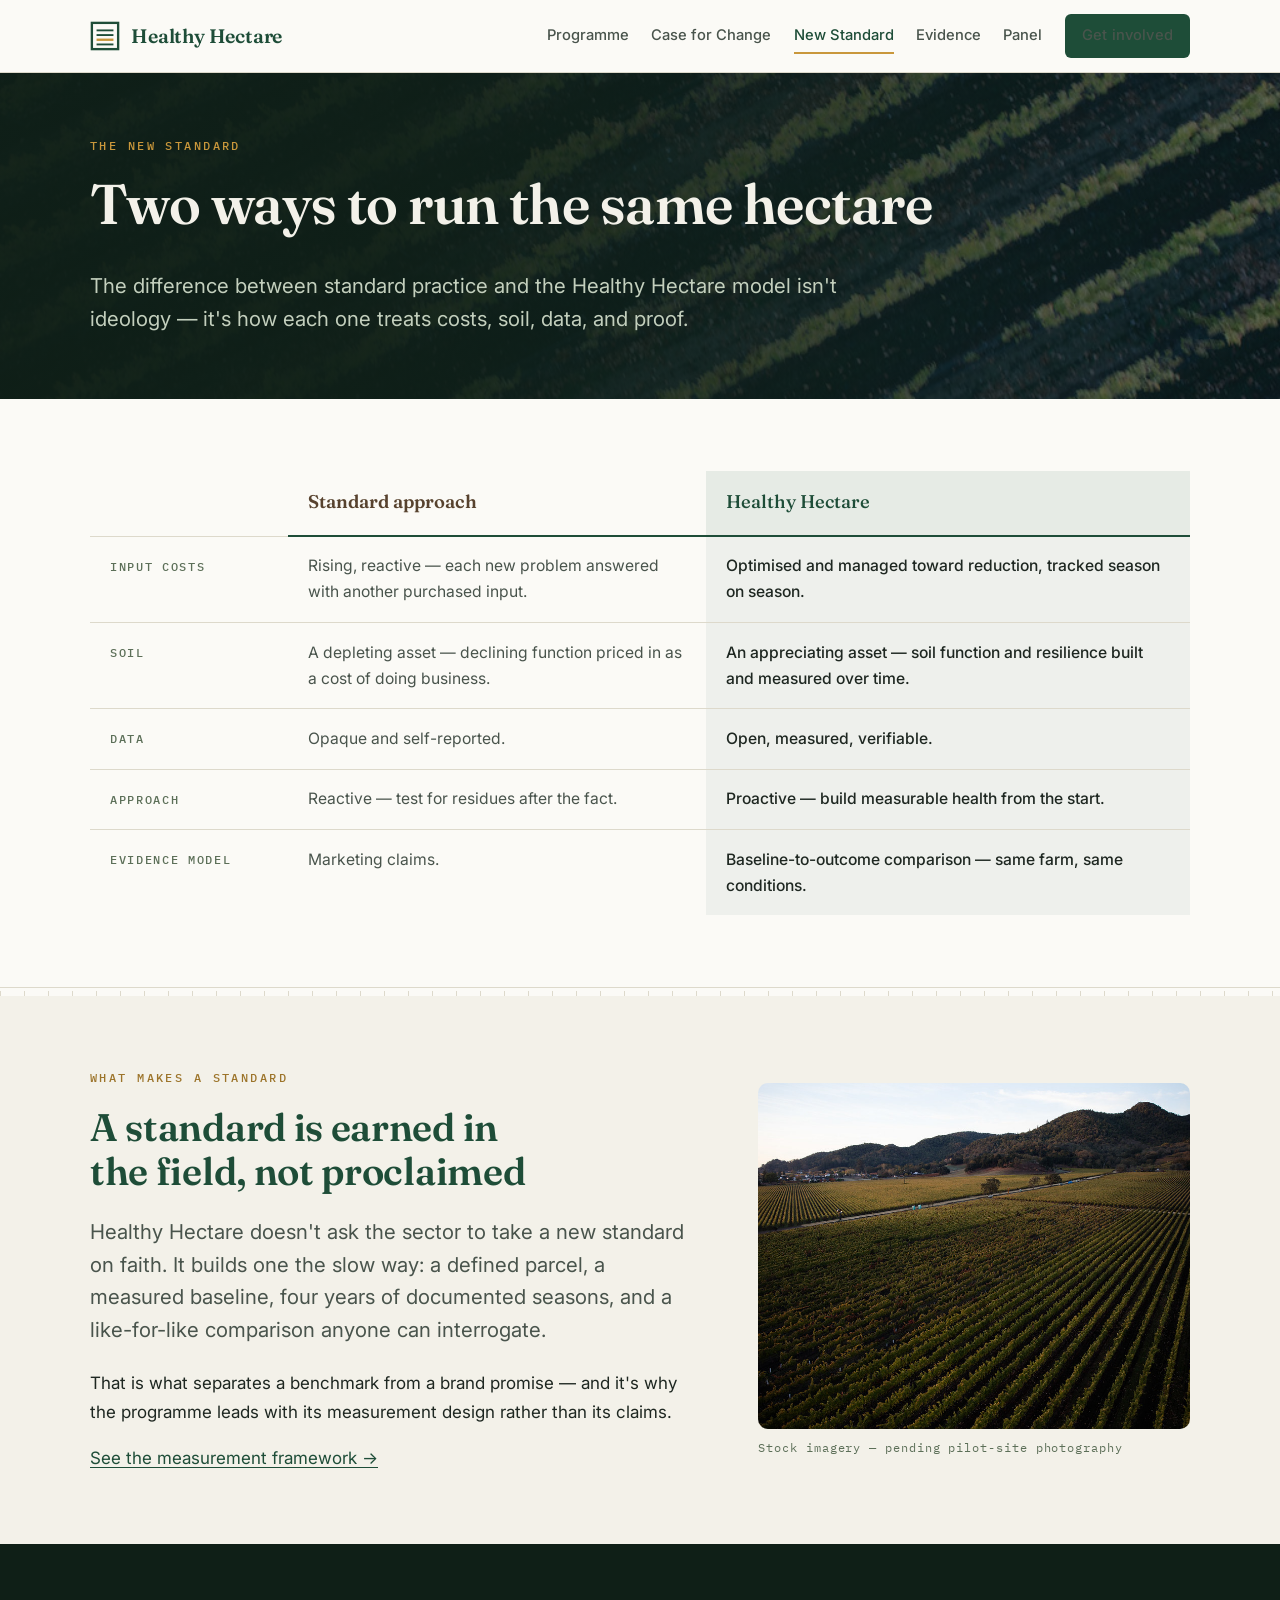
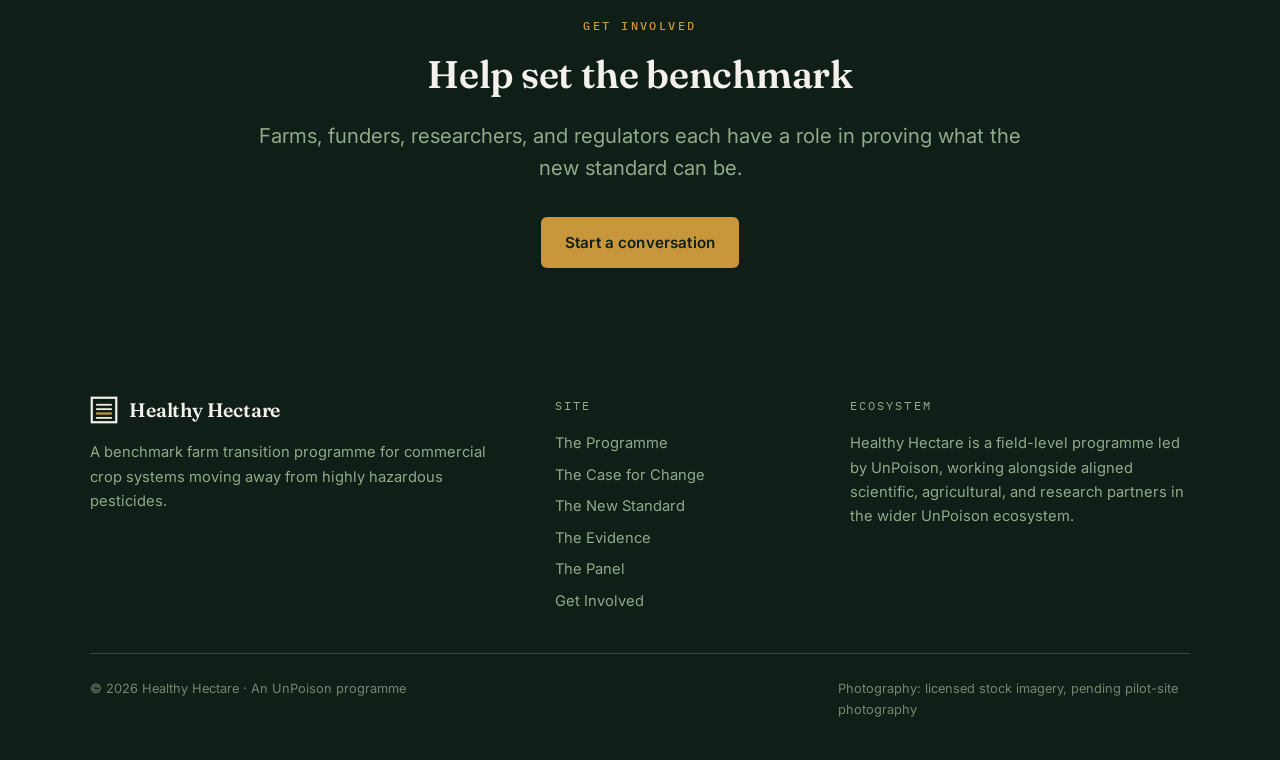
<file: new-standard.html>
<!doctype html>
<html lang="en">
<head>
  <meta charset="utf-8">
  <meta name="viewport" content="width=device-width, initial-scale=1">
  <title>The New Standard — Healthy Hectare</title>
  <meta name="description" content="The Healthy Hectare comparison: how a measured, proactive transition model differs from the standard reactive approach — on inputs, soil, data, and evidence.">
  <link rel="icon" type="image/svg+xml" href="assets/img/favicon.svg">
  <link rel="preconnect" href="https://fonts.googleapis.com">
  <link rel="preconnect" href="https://fonts.gstatic.com" crossorigin>
  <link href="https://fonts.googleapis.com/css2?family=Fraunces:opsz,wght@9..144,400;9..144,600;9..144,700&family=IBM+Plex+Mono:wght@400;500&family=Inter:wght@400;500;600&display=swap" rel="stylesheet">
  <link rel="stylesheet" href="assets/css/site.css">
</head>
<body>

<header class="site-header">
  <div class="wrap">
    <a class="brand" href="index.html" aria-label="Healthy Hectare — home">
      <svg width="30" height="30" viewBox="0 0 32 32" fill="none" aria-hidden="true">
        <rect x="2" y="2" width="28" height="28" stroke="currentColor" stroke-width="2.5"/>
        <line x1="7" y1="10" x2="25" y2="10" stroke="currentColor" stroke-width="2"/>
        <line x1="7" y1="15" x2="25" y2="15" stroke="currentColor" stroke-width="2"/>
        <line x1="7" y1="20" x2="25" y2="20" stroke="#C9973B" stroke-width="2.5"/>
        <line x1="7" y1="25" x2="25" y2="25" stroke="currentColor" stroke-width="2"/>
      </svg>
      <span class="brand-name">Healthy&nbsp;Hectare</span>
    </a>
    <button class="nav-toggle" aria-expanded="false" aria-controls="site-nav" aria-label="Menu">
      <svg width="24" height="24" viewBox="0 0 24 24" fill="none" aria-hidden="true">
        <path d="M3 6h18M3 12h18M3 18h18" stroke="currentColor" stroke-width="2" stroke-linecap="round"/>
      </svg>
    </button>
    <nav class="site-nav" id="site-nav" aria-label="Main">
      <a href="programme.html">Programme</a>
      <a href="case-for-change.html">Case for Change</a>
      <a href="new-standard.html" aria-current="page">New Standard</a>
      <a href="evidence.html">Evidence</a>
      <a href="panel.html">Panel</a>
      <a class="btn btn-primary" href="get-involved.html">Get involved</a>
    </nav>
  </div>
</header>

<main>

  <section class="page-hero on-dark">
    <div class="band-media">
      <img src="assets/img/rows-alt-3.jpg" alt="" fetchpriority="high">
    </div>
    <div class="wrap">
      <span class="eyebrow">The new standard</span>
      <h1>Two ways to run the same hectare</h1>
      <p class="lede">The difference between standard practice and the Healthy Hectare model isn't ideology — it's how each one treats costs, soil, data, and proof.</p>
    </div>
  </section>

  <!-- The Matrix -->
  <section class="section section-paper">
    <div class="wrap">
      <div class="matrix-wrap reveal">
        <table class="matrix" aria-label="Comparison of the standard approach and Healthy Hectare">
          <thead>
            <tr>
              <td></td>
              <th scope="col" class="col-standard">Standard approach</th>
              <th scope="col" class="col-hh">Healthy Hectare</th>
            </tr>
          </thead>
          <tbody>
            <tr>
              <th scope="row">Input costs</th>
              <td class="col-standard">Rising, reactive — each new problem answered with another purchased input.</td>
              <td class="col-hh">Optimised and managed toward reduction, tracked season on season.</td>
            </tr>
            <tr>
              <th scope="row">Soil</th>
              <td class="col-standard">A depleting asset — declining function priced in as a cost of doing business.</td>
              <td class="col-hh">An appreciating asset — soil function and resilience built and measured over time.</td>
            </tr>
            <tr>
              <th scope="row">Data</th>
              <td class="col-standard">Opaque and self-reported.</td>
              <td class="col-hh">Open, measured, verifiable.</td>
            </tr>
            <tr>
              <th scope="row">Approach</th>
              <td class="col-standard">Reactive — test for residues after the fact.</td>
              <td class="col-hh">Proactive — build measurable health from the start.</td>
            </tr>
            <tr>
              <th scope="row">Evidence model</th>
              <td class="col-standard">Marketing claims.</td>
              <td class="col-hh">Baseline-to-outcome comparison — same farm, same conditions.</td>
            </tr>
          </tbody>
        </table>
      </div>
    </div>
  </section>

  <hr class="rule-ticks" aria-hidden="true">

  <!-- What makes a standard -->
  <section class="section section-chalk">
    <div class="wrap">
      <div class="split reveal">
        <div>
          <span class="eyebrow">What makes a standard</span>
          <h2>A standard is earned in the field, not proclaimed</h2>
          <p class="lede">Healthy Hectare doesn't ask the sector to take a new standard on faith. It builds one the slow way: a defined parcel, a measured baseline, four years of documented seasons, and a like-for-like comparison anyone can interrogate.</p>
          <p>That is what separates a benchmark from a brand promise — and it's why the programme leads with its measurement design rather than its claims.</p>
          <p><a href="evidence.html">See the measurement framework →</a></p>
        </div>
        <figure>
          <img src="assets/img/rows-alt-9.jpg" alt="Aerial view of cultivated rows converging toward hills at dusk">
          <figcaption>Stock imagery — pending pilot-site photography</figcaption>
        </figure>
      </div>
    </div>
  </section>

  <!-- CTA -->
  <section class="section band-dark on-dark cta-band">
    <div class="wrap">
      <span class="eyebrow">Get involved</span>
      <h2>Help set the benchmark</h2>
      <p class="lede">Farms, funders, researchers, and regulators each have a role in proving what the new standard can be.</p>
      <div class="hero-ctas">
        <a class="btn btn-primary" href="get-involved.html">Start a conversation</a>
      </div>
    </div>
  </section>

</main>

<footer class="site-footer">
  <div class="wrap">
    <div class="footer-grid">
      <div>
        <a class="brand" href="index.html">
          <svg width="28" height="28" viewBox="0 0 32 32" fill="none" aria-hidden="true">
            <rect x="2" y="2" width="28" height="28" stroke="currentColor" stroke-width="2.5"/>
            <line x1="7" y1="10" x2="25" y2="10" stroke="currentColor" stroke-width="2"/>
            <line x1="7" y1="15" x2="25" y2="15" stroke="currentColor" stroke-width="2"/>
            <line x1="7" y1="20" x2="25" y2="20" stroke="#C9973B" stroke-width="2.5"/>
            <line x1="7" y1="25" x2="25" y2="25" stroke="currentColor" stroke-width="2"/>
          </svg>
          <span class="brand-name">Healthy&nbsp;Hectare</span>
        </a>
        <p>A benchmark farm transition programme for commercial crop systems moving away from highly hazardous pesticides.</p>
      </div>
      <div>
        <p class="footer-heading">Site</p>
        <nav aria-label="Footer">
          <a href="programme.html">The Programme</a>
          <a href="case-for-change.html">The Case for Change</a>
          <a href="new-standard.html">The New Standard</a>
          <a href="evidence.html">The Evidence</a>
          <a href="panel.html">The Panel</a>
          <a href="get-involved.html">Get Involved</a>
        </nav>
      </div>
      <div>
        <p class="footer-heading">Ecosystem</p>
        <p>Healthy Hectare is a field-level programme led by UnPoison, working alongside aligned scientific, agricultural, and research partners in the wider UnPoison ecosystem.</p>
      </div>
    </div>
    <div class="footer-meta">
      <p>© 2026 Healthy Hectare · An UnPoison programme</p>
      <p>Photography: licensed stock imagery, pending pilot-site photography</p>
    </div>
  </div>
</footer>

<script src="assets/js/site.js"></script>
</body>
</html>
</file>
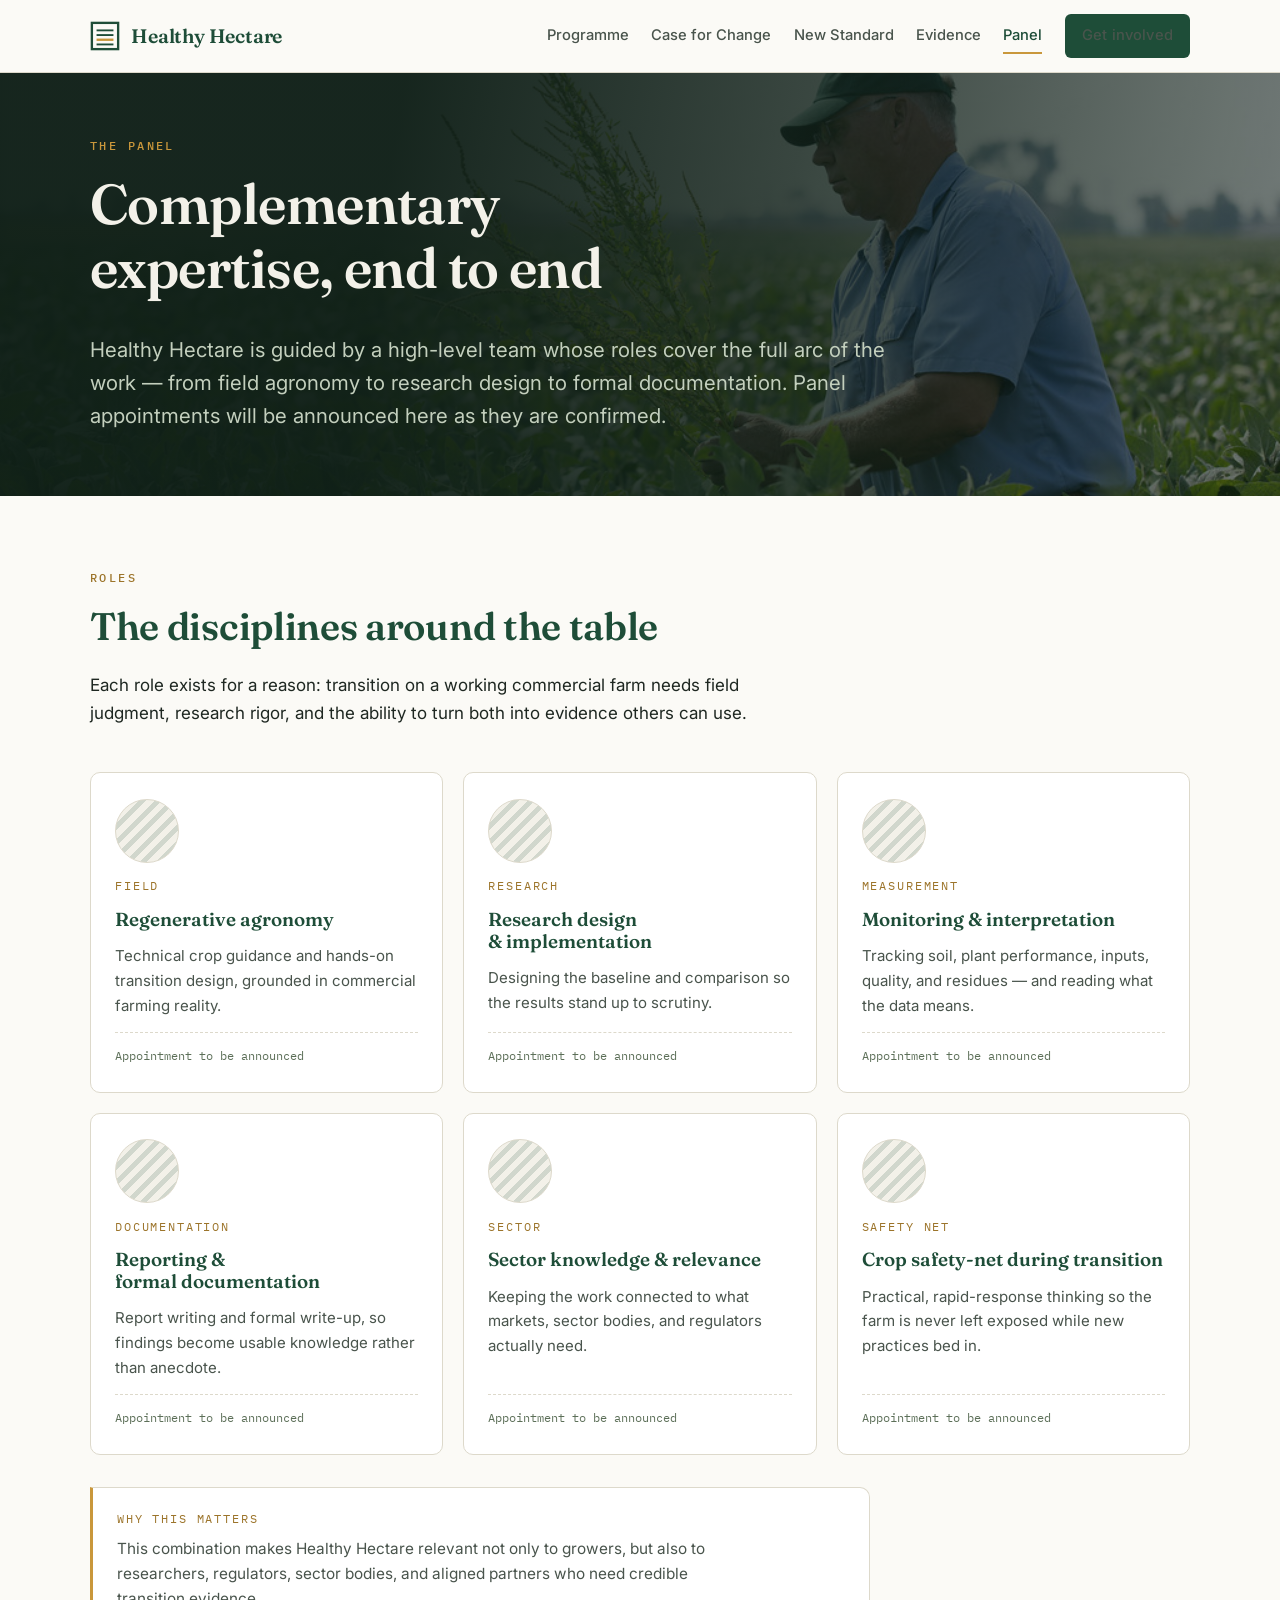
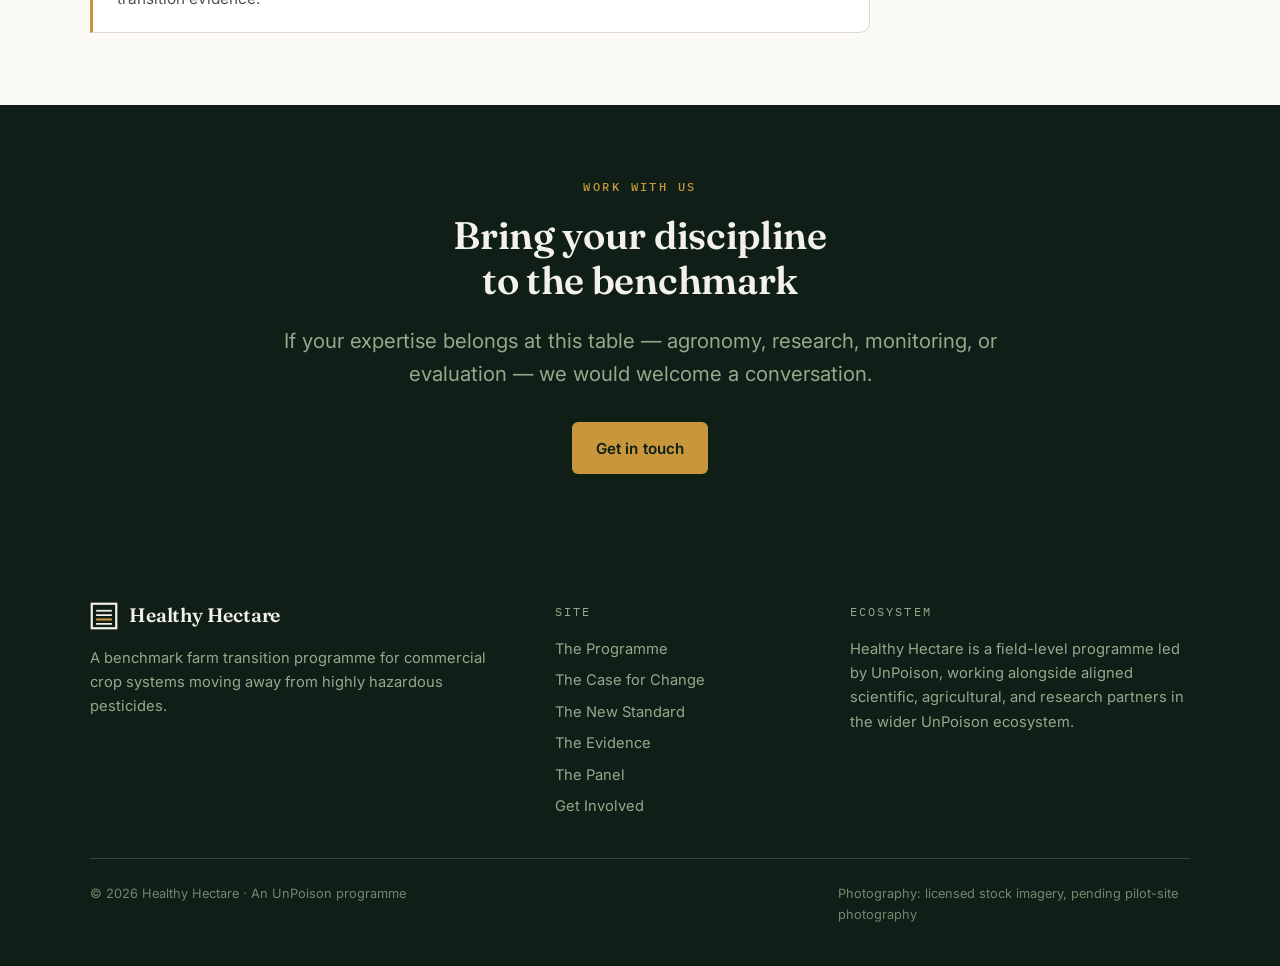
<file: panel.html>
<!doctype html>
<html lang="en">
<head>
  <meta charset="utf-8">
  <meta name="viewport" content="width=device-width, initial-scale=1">
  <title>The Panel — Healthy Hectare</title>
  <meta name="description" content="Healthy Hectare is guided by a panel with complementary roles across regenerative agronomy, research design, monitoring and interpretation, documentation, and sector knowledge.">
  <link rel="icon" type="image/svg+xml" href="assets/img/favicon.svg">
  <link rel="preconnect" href="https://fonts.googleapis.com">
  <link rel="preconnect" href="https://fonts.gstatic.com" crossorigin>
  <link href="https://fonts.googleapis.com/css2?family=Fraunces:opsz,wght@9..144,400;9..144,600;9..144,700&family=IBM+Plex+Mono:wght@400;500&family=Inter:wght@400;500;600&display=swap" rel="stylesheet">
  <link rel="stylesheet" href="assets/css/site.css">
</head>
<body>

<header class="site-header">
  <div class="wrap">
    <a class="brand" href="index.html" aria-label="Healthy Hectare — home">
      <svg width="30" height="30" viewBox="0 0 32 32" fill="none" aria-hidden="true">
        <rect x="2" y="2" width="28" height="28" stroke="currentColor" stroke-width="2.5"/>
        <line x1="7" y1="10" x2="25" y2="10" stroke="currentColor" stroke-width="2"/>
        <line x1="7" y1="15" x2="25" y2="15" stroke="currentColor" stroke-width="2"/>
        <line x1="7" y1="20" x2="25" y2="20" stroke="#C9973B" stroke-width="2.5"/>
        <line x1="7" y1="25" x2="25" y2="25" stroke="currentColor" stroke-width="2"/>
      </svg>
      <span class="brand-name">Healthy&nbsp;Hectare</span>
    </a>
    <button class="nav-toggle" aria-expanded="false" aria-controls="site-nav" aria-label="Menu">
      <svg width="24" height="24" viewBox="0 0 24 24" fill="none" aria-hidden="true">
        <path d="M3 6h18M3 12h18M3 18h18" stroke="currentColor" stroke-width="2" stroke-linecap="round"/>
      </svg>
    </button>
    <nav class="site-nav" id="site-nav" aria-label="Main">
      <a href="programme.html">Programme</a>
      <a href="case-for-change.html">Case for Change</a>
      <a href="new-standard.html">New Standard</a>
      <a href="evidence.html">Evidence</a>
      <a href="panel.html" aria-current="page">Panel</a>
      <a class="btn btn-primary" href="get-involved.html">Get involved</a>
    </nav>
  </div>
</header>

<main>

  <section class="page-hero on-dark">
    <div class="band-media">
      <img src="assets/img/farmer-inspection.jpg" alt="" fetchpriority="high">
    </div>
    <div class="wrap">
      <span class="eyebrow">The panel</span>
      <h1>Complementary expertise, end to end</h1>
      <p class="lede">Healthy Hectare is guided by a high-level team whose roles cover the full arc of the work — from field agronomy to research design to formal documentation. Panel appointments will be announced here as they are confirmed.</p>
    </div>
  </section>

  <!-- Roles -->
  <section class="section section-paper">
    <div class="wrap">
      <div class="section-head reveal">
        <span class="eyebrow">Roles</span>
        <h2>The disciplines around the table</h2>
        <p>Each role exists for a reason: transition on a working commercial farm needs field judgment, research rigor, and the ability to turn both into evidence others can use.</p>
      </div>
      <div class="panel-grid">
        <div class="panel-card reveal">
          <div class="panel-avatar" aria-hidden="true"></div>
          <span class="role-tag">Field</span>
          <h3>Regenerative agronomy</h3>
          <p>Technical crop guidance and hands-on transition design, grounded in commercial farming reality.</p>
          <span class="tba">Appointment to be announced</span>
        </div>
        <div class="panel-card reveal">
          <div class="panel-avatar" aria-hidden="true"></div>
          <span class="role-tag">Research</span>
          <h3>Research design &amp; implementation</h3>
          <p>Designing the baseline and comparison so the results stand up to scrutiny.</p>
          <span class="tba">Appointment to be announced</span>
        </div>
        <div class="panel-card reveal">
          <div class="panel-avatar" aria-hidden="true"></div>
          <span class="role-tag">Measurement</span>
          <h3>Monitoring &amp; interpretation</h3>
          <p>Tracking soil, plant performance, inputs, quality, and residues — and reading what the data means.</p>
          <span class="tba">Appointment to be announced</span>
        </div>
        <div class="panel-card reveal">
          <div class="panel-avatar" aria-hidden="true"></div>
          <span class="role-tag">Documentation</span>
          <h3>Reporting &amp; formal documentation</h3>
          <p>Report writing and formal write-up, so findings become usable knowledge rather than anecdote.</p>
          <span class="tba">Appointment to be announced</span>
        </div>
        <div class="panel-card reveal">
          <div class="panel-avatar" aria-hidden="true"></div>
          <span class="role-tag">Sector</span>
          <h3>Sector knowledge &amp; relevance</h3>
          <p>Keeping the work connected to what markets, sector bodies, and regulators actually need.</p>
          <span class="tba">Appointment to be announced</span>
        </div>
        <div class="panel-card reveal">
          <div class="panel-avatar" aria-hidden="true"></div>
          <span class="role-tag">Safety net</span>
          <h3>Crop safety-net during transition</h3>
          <p>Practical, rapid-response thinking so the farm is never left exposed while new practices bed in.</p>
          <span class="tba">Appointment to be announced</span>
        </div>
      </div>
      <div class="note-box reveal" style="margin-top:2rem">
        <span class="note-label">Why this matters</span>
        <p>This combination makes Healthy Hectare relevant not only to growers, but also to researchers, regulators, sector bodies, and aligned partners who need credible transition evidence.</p>
      </div>
    </div>
  </section>

  <!-- CTA -->
  <section class="section band-dark on-dark cta-band">
    <div class="wrap">
      <span class="eyebrow">Work with us</span>
      <h2>Bring your discipline to the benchmark</h2>
      <p class="lede">If your expertise belongs at this table — agronomy, research, monitoring, or evaluation — we would welcome a conversation.</p>
      <div class="hero-ctas">
        <a class="btn btn-primary" href="get-involved.html?segment=funders">Get in touch</a>
      </div>
    </div>
  </section>

</main>

<footer class="site-footer">
  <div class="wrap">
    <div class="footer-grid">
      <div>
        <a class="brand" href="index.html">
          <svg width="28" height="28" viewBox="0 0 32 32" fill="none" aria-hidden="true">
            <rect x="2" y="2" width="28" height="28" stroke="currentColor" stroke-width="2.5"/>
            <line x1="7" y1="10" x2="25" y2="10" stroke="currentColor" stroke-width="2"/>
            <line x1="7" y1="15" x2="25" y2="15" stroke="currentColor" stroke-width="2"/>
            <line x1="7" y1="20" x2="25" y2="20" stroke="#C9973B" stroke-width="2.5"/>
            <line x1="7" y1="25" x2="25" y2="25" stroke="currentColor" stroke-width="2"/>
          </svg>
          <span class="brand-name">Healthy&nbsp;Hectare</span>
        </a>
        <p>A benchmark farm transition programme for commercial crop systems moving away from highly hazardous pesticides.</p>
      </div>
      <div>
        <p class="footer-heading">Site</p>
        <nav aria-label="Footer">
          <a href="programme.html">The Programme</a>
          <a href="case-for-change.html">The Case for Change</a>
          <a href="new-standard.html">The New Standard</a>
          <a href="evidence.html">The Evidence</a>
          <a href="panel.html">The Panel</a>
          <a href="get-involved.html">Get Involved</a>
        </nav>
      </div>
      <div>
        <p class="footer-heading">Ecosystem</p>
        <p>Healthy Hectare is a field-level programme led by UnPoison, working alongside aligned scientific, agricultural, and research partners in the wider UnPoison ecosystem.</p>
      </div>
    </div>
    <div class="footer-meta">
      <p>© 2026 Healthy Hectare · An UnPoison programme</p>
      <p>Photography: licensed stock imagery, pending pilot-site photography</p>
    </div>
  </div>
</footer>

<script src="assets/js/site.js"></script>
</body>
</html>
</file>
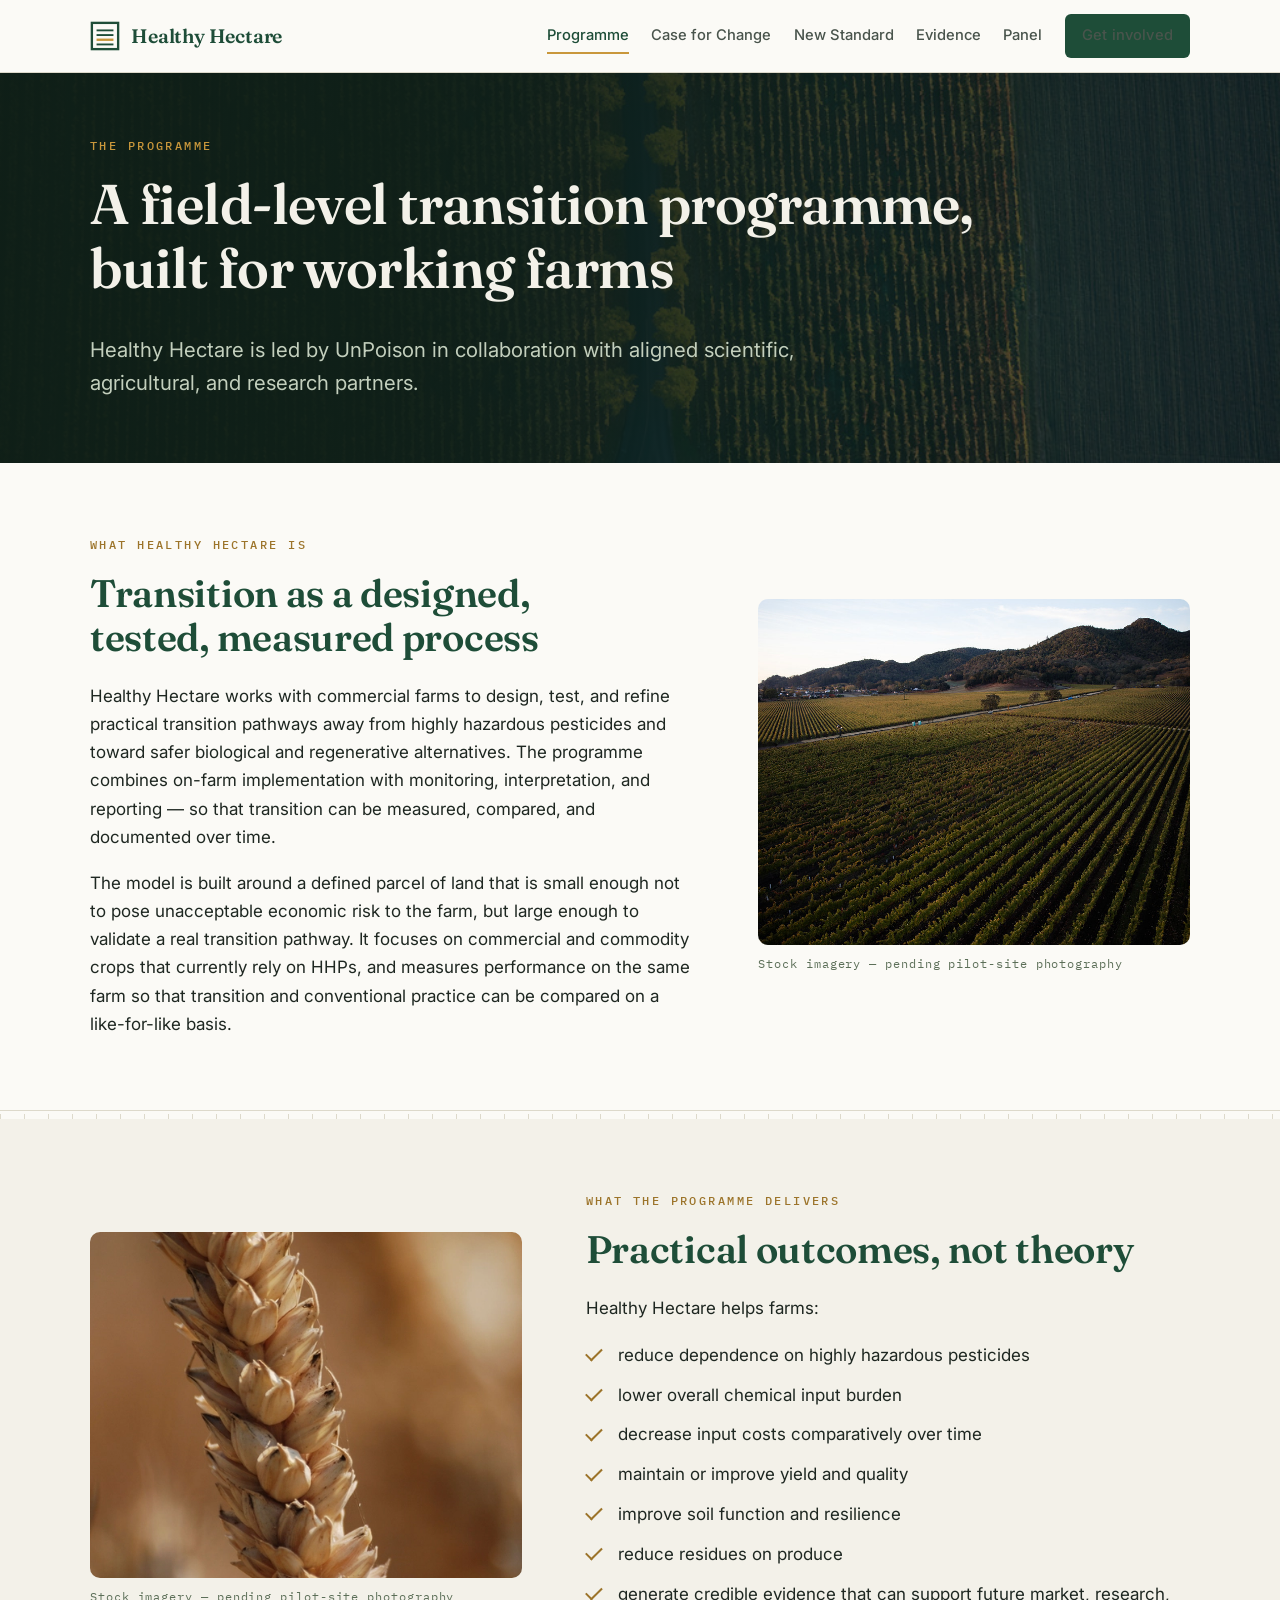
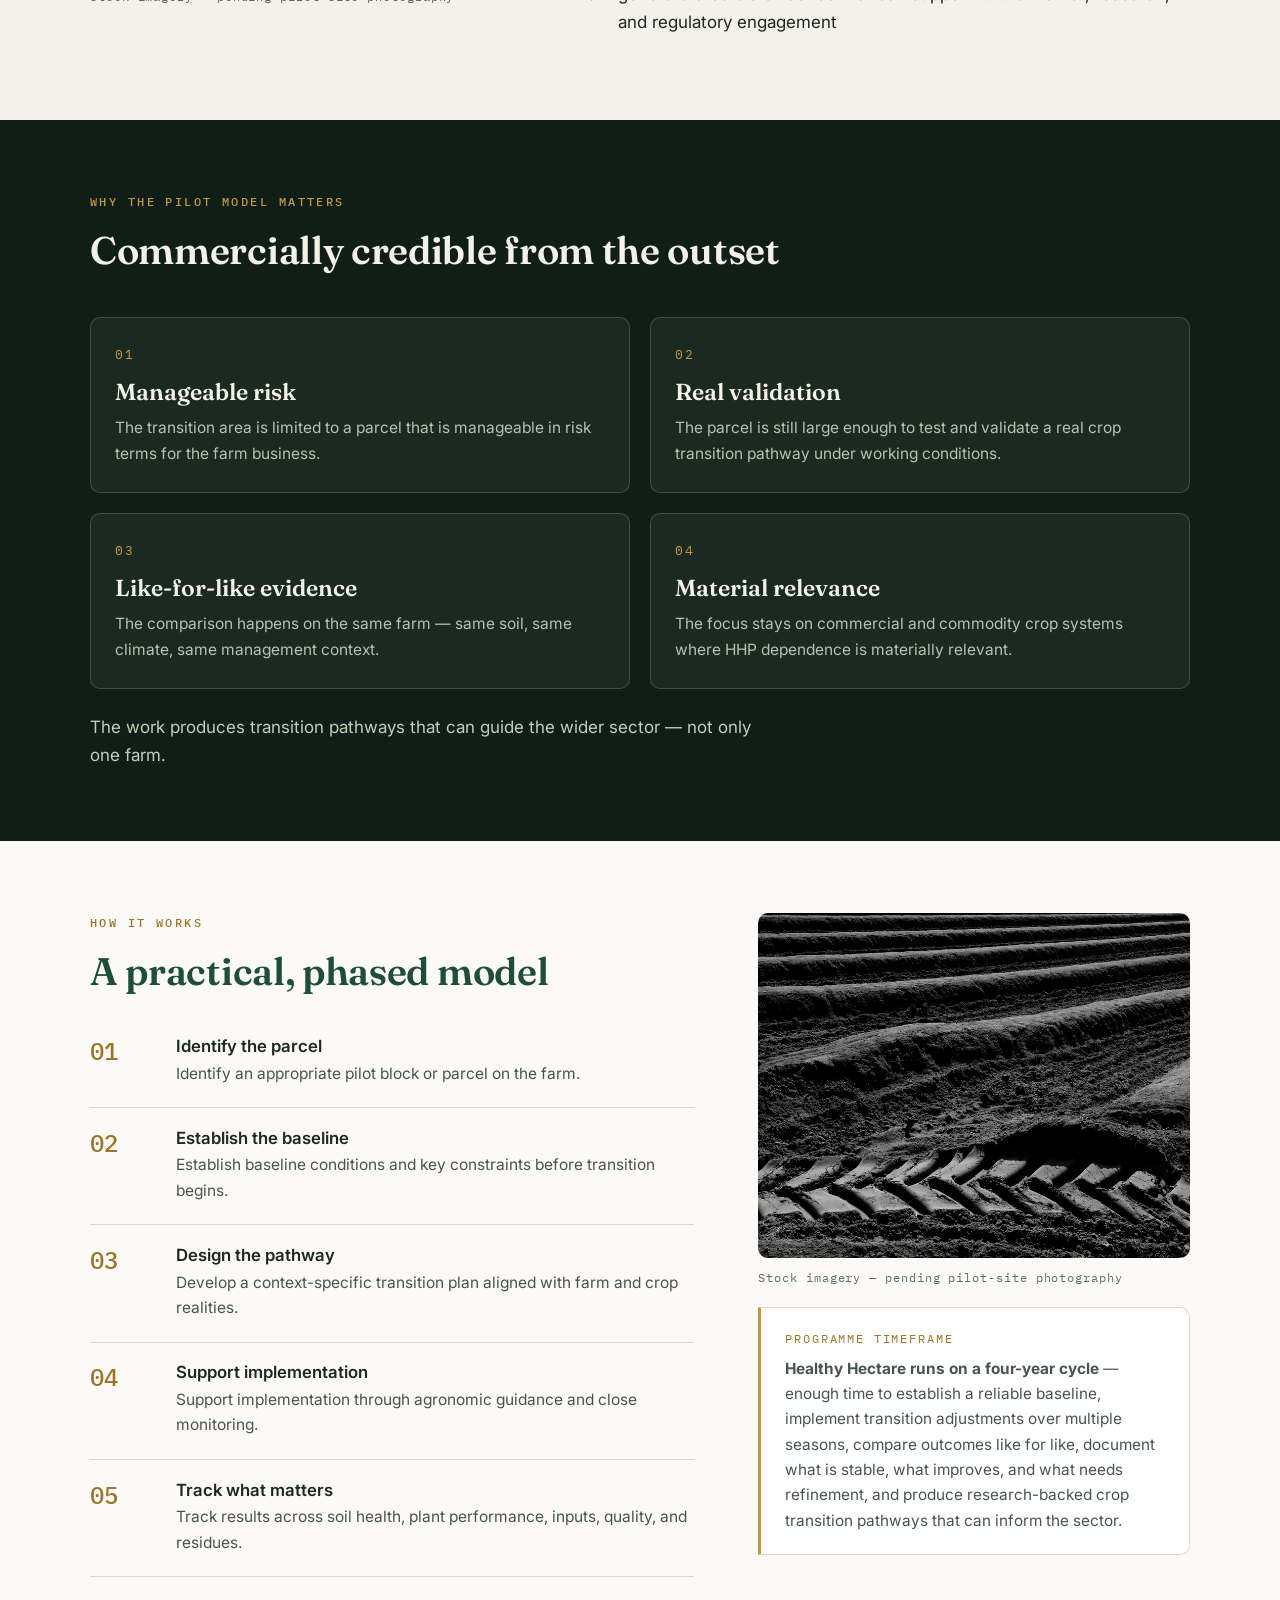
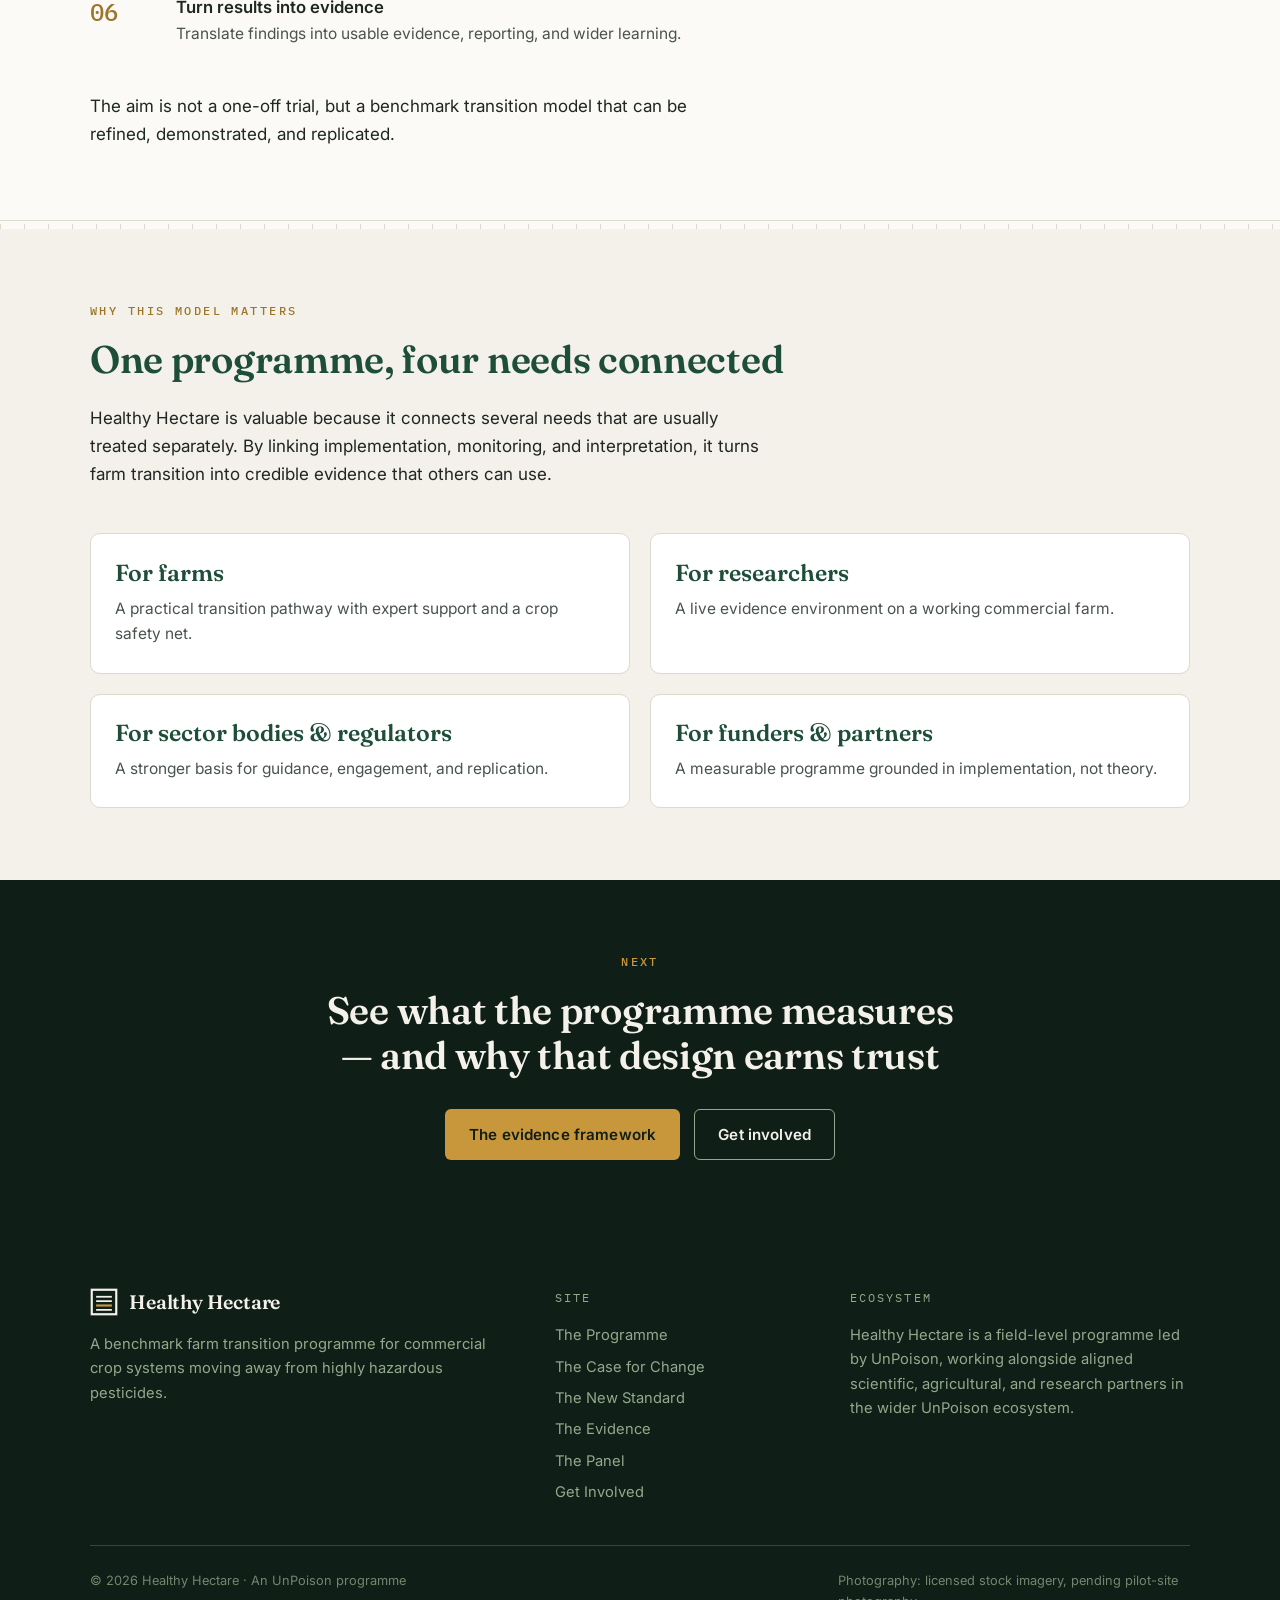
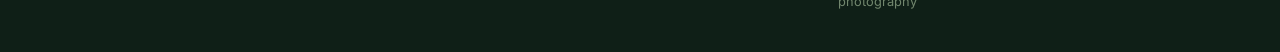
<file: programme.html>
<!doctype html>
<html lang="en">
<head>
  <meta charset="utf-8">
  <meta name="viewport" content="width=device-width, initial-scale=1">
  <title>The Programme — Healthy Hectare</title>
  <meta name="description" content="What Healthy Hectare is, what it delivers, why the pilot model matters, and how the four-year benchmark transition cycle works.">
  <link rel="icon" type="image/svg+xml" href="assets/img/favicon.svg">
  <link rel="preconnect" href="https://fonts.googleapis.com">
  <link rel="preconnect" href="https://fonts.gstatic.com" crossorigin>
  <link href="https://fonts.googleapis.com/css2?family=Fraunces:opsz,wght@9..144,400;9..144,600;9..144,700&family=IBM+Plex+Mono:wght@400;500&family=Inter:wght@400;500;600&display=swap" rel="stylesheet">
  <link rel="stylesheet" href="assets/css/site.css">
</head>
<body>

<header class="site-header">
  <div class="wrap">
    <a class="brand" href="index.html" aria-label="Healthy Hectare — home">
      <svg width="30" height="30" viewBox="0 0 32 32" fill="none" aria-hidden="true">
        <rect x="2" y="2" width="28" height="28" stroke="currentColor" stroke-width="2.5"/>
        <line x1="7" y1="10" x2="25" y2="10" stroke="currentColor" stroke-width="2"/>
        <line x1="7" y1="15" x2="25" y2="15" stroke="currentColor" stroke-width="2"/>
        <line x1="7" y1="20" x2="25" y2="20" stroke="#C9973B" stroke-width="2.5"/>
        <line x1="7" y1="25" x2="25" y2="25" stroke="currentColor" stroke-width="2"/>
      </svg>
      <span class="brand-name">Healthy&nbsp;Hectare</span>
    </a>
    <button class="nav-toggle" aria-expanded="false" aria-controls="site-nav" aria-label="Menu">
      <svg width="24" height="24" viewBox="0 0 24 24" fill="none" aria-hidden="true">
        <path d="M3 6h18M3 12h18M3 18h18" stroke="currentColor" stroke-width="2" stroke-linecap="round"/>
      </svg>
    </button>
    <nav class="site-nav" id="site-nav" aria-label="Main">
      <a href="programme.html" aria-current="page">Programme</a>
      <a href="case-for-change.html">Case for Change</a>
      <a href="new-standard.html">New Standard</a>
      <a href="evidence.html">Evidence</a>
      <a href="panel.html">Panel</a>
      <a class="btn btn-primary" href="get-involved.html">Get involved</a>
    </nav>
  </div>
</header>

<main>

  <section class="page-hero on-dark">
    <div class="band-media">
      <img src="assets/img/rows-alt-12.jpg" alt="" fetchpriority="high">
    </div>
    <div class="wrap">
      <span class="eyebrow">The programme</span>
      <h1>A field-level transition programme, built for working farms</h1>
      <p class="lede">Healthy Hectare is led by UnPoison in collaboration with aligned scientific, agricultural, and research partners.</p>
    </div>
  </section>

  <!-- What it is -->
  <section class="section section-paper">
    <div class="wrap">
      <div class="split reveal">
        <div>
          <span class="eyebrow">What Healthy Hectare is</span>
          <h2>Transition as a designed, tested, measured process</h2>
          <p>Healthy Hectare works with commercial farms to design, test, and refine practical transition pathways away from highly hazardous pesticides and toward safer biological and regenerative alternatives. The programme combines on-farm implementation with monitoring, interpretation, and reporting — so that transition can be measured, compared, and documented over time.</p>
          <p>The model is built around a defined parcel of land that is small enough not to pose unacceptable economic risk to the farm, but large enough to validate a real transition pathway. It focuses on commercial and commodity crops that currently rely on HHPs, and measures performance on the same farm so that transition and conventional practice can be compared on a like-for-like basis.</p>
        </div>
        <figure>
          <img src="assets/img/rows-alt-9.jpg" alt="Aerial view of crop rows on a commercial farm at first light">
          <figcaption>Stock imagery — pending pilot-site photography</figcaption>
        </figure>
      </div>
    </div>
  </section>

  <hr class="rule-ticks" aria-hidden="true">

  <!-- What it delivers -->
  <section class="section section-chalk">
    <div class="wrap">
      <div class="split flip">
        <figure class="reveal">
          <div class="crop-frame">
            <img src="assets/img/wheat-field.webp" alt="Close-up of a ripening crop in a commercial field">
          </div>
          <figcaption>Stock imagery — pending pilot-site photography</figcaption>
        </figure>
        <div class="reveal">
          <span class="eyebrow">What the programme delivers</span>
          <h2>Practical outcomes, not theory</h2>
          <p>Healthy Hectare helps farms:</p>
          <ul class="checklist">
            <li>reduce dependence on highly hazardous pesticides</li>
            <li>lower overall chemical input burden</li>
            <li>decrease input costs comparatively over time</li>
            <li>maintain or improve yield and quality</li>
            <li>improve soil function and resilience</li>
            <li>reduce residues on produce</li>
            <li>generate credible evidence that can support future market, research, and regulatory engagement</li>
          </ul>
        </div>
      </div>
    </div>
  </section>

  <!-- Why the pilot model matters -->
  <section class="section band-dark on-dark">
    <div class="wrap">
      <div class="section-head reveal">
        <span class="eyebrow">Why the pilot model matters</span>
        <h2>Commercially credible from the outset</h2>
      </div>
      <div class="grid grid-2">
        <div class="card reveal">
          <span class="card-num">01</span>
          <h3>Manageable risk</h3>
          <p>The transition area is limited to a parcel that is manageable in risk terms for the farm business.</p>
        </div>
        <div class="card reveal">
          <span class="card-num">02</span>
          <h3>Real validation</h3>
          <p>The parcel is still large enough to test and validate a real crop transition pathway under working conditions.</p>
        </div>
        <div class="card reveal">
          <span class="card-num">03</span>
          <h3>Like-for-like evidence</h3>
          <p>The comparison happens on the same farm — same soil, same climate, same management context.</p>
        </div>
        <div class="card reveal">
          <span class="card-num">04</span>
          <h3>Material relevance</h3>
          <p>The focus stays on commercial and commodity crop systems where HHP dependence is materially relevant.</p>
        </div>
      </div>
      <p class="reveal" style="margin-top:1.5rem">The work produces transition pathways that can guide the wider sector — not only one farm.</p>
    </div>
  </section>

  <!-- How it works -->
  <section class="section section-paper">
    <div class="wrap">
      <div class="split" style="align-items:start">
        <div class="reveal">
          <span class="eyebrow">How it works</span>
          <h2>A practical, phased model</h2>
          <ol class="steps">
            <li>
              <div>
                <h4>Identify the parcel</h4>
                <p>Identify an appropriate pilot block or parcel on the farm.</p>
              </div>
            </li>
            <li>
              <div>
                <h4>Establish the baseline</h4>
                <p>Establish baseline conditions and key constraints before transition begins.</p>
              </div>
            </li>
            <li>
              <div>
                <h4>Design the pathway</h4>
                <p>Develop a context-specific transition plan aligned with farm and crop realities.</p>
              </div>
            </li>
            <li>
              <div>
                <h4>Support implementation</h4>
                <p>Support implementation through agronomic guidance and close monitoring.</p>
              </div>
            </li>
            <li>
              <div>
                <h4>Track what matters</h4>
                <p>Track results across soil health, plant performance, inputs, quality, and residues.</p>
              </div>
            </li>
            <li>
              <div>
                <h4>Turn results into evidence</h4>
                <p>Translate findings into usable evidence, reporting, and wider learning.</p>
              </div>
            </li>
          </ol>
          <p style="margin-top:1.5rem">The aim is not a one-off trial, but a benchmark transition model that can be refined, demonstrated, and replicated.</p>
        </div>
        <div>
          <figure class="reveal">
            <img src="assets/img/soil-profile.jpg" alt="Freshly prepared soil ridges with tractor tyre tracks">
            <figcaption>Stock imagery — pending pilot-site photography</figcaption>
          </figure>
          <div class="note-box reveal" style="margin-top:1.25rem">
            <span class="note-label">Programme timeframe</span>
            <p><strong>Healthy Hectare runs on a four-year cycle</strong> — enough time to establish a reliable baseline, implement transition adjustments over multiple seasons, compare outcomes like for like, document what is stable, what improves, and what needs refinement, and produce research-backed crop transition pathways that can inform the sector.</p>
          </div>
        </div>
      </div>
    </div>
  </section>

  <hr class="rule-ticks" aria-hidden="true">

  <!-- Why this model matters -->
  <section class="section section-chalk">
    <div class="wrap">
      <div class="section-head reveal">
        <span class="eyebrow">Why this model matters</span>
        <h2>One programme, four needs connected</h2>
        <p>Healthy Hectare is valuable because it connects several needs that are usually treated separately. By linking implementation, monitoring, and interpretation, it turns farm transition into credible evidence that others can use.</p>
      </div>
      <div class="grid grid-2">
        <div class="card reveal">
          <h3>For farms</h3>
          <p>A practical transition pathway with expert support and a crop safety net.</p>
        </div>
        <div class="card reveal">
          <h3>For researchers</h3>
          <p>A live evidence environment on a working commercial farm.</p>
        </div>
        <div class="card reveal">
          <h3>For sector bodies &amp; regulators</h3>
          <p>A stronger basis for guidance, engagement, and replication.</p>
        </div>
        <div class="card reveal">
          <h3>For funders &amp; partners</h3>
          <p>A measurable programme grounded in implementation, not theory.</p>
        </div>
      </div>
    </div>
  </section>

  <!-- CTA -->
  <section class="section band-dark on-dark cta-band">
    <div class="wrap">
      <span class="eyebrow">Next</span>
      <h2>See what the programme measures — and why that design earns trust</h2>
      <div class="hero-ctas">
        <a class="btn btn-primary" href="evidence.html">The evidence framework</a>
        <a class="btn btn-ghost" href="get-involved.html">Get involved</a>
      </div>
    </div>
  </section>

</main>

<footer class="site-footer">
  <div class="wrap">
    <div class="footer-grid">
      <div>
        <a class="brand" href="index.html">
          <svg width="28" height="28" viewBox="0 0 32 32" fill="none" aria-hidden="true">
            <rect x="2" y="2" width="28" height="28" stroke="currentColor" stroke-width="2.5"/>
            <line x1="7" y1="10" x2="25" y2="10" stroke="currentColor" stroke-width="2"/>
            <line x1="7" y1="15" x2="25" y2="15" stroke="currentColor" stroke-width="2"/>
            <line x1="7" y1="20" x2="25" y2="20" stroke="#C9973B" stroke-width="2.5"/>
            <line x1="7" y1="25" x2="25" y2="25" stroke="currentColor" stroke-width="2"/>
          </svg>
          <span class="brand-name">Healthy&nbsp;Hectare</span>
        </a>
        <p>A benchmark farm transition programme for commercial crop systems moving away from highly hazardous pesticides.</p>
      </div>
      <div>
        <p class="footer-heading">Site</p>
        <nav aria-label="Footer">
          <a href="programme.html">The Programme</a>
          <a href="case-for-change.html">The Case for Change</a>
          <a href="new-standard.html">The New Standard</a>
          <a href="evidence.html">The Evidence</a>
          <a href="panel.html">The Panel</a>
          <a href="get-involved.html">Get Involved</a>
        </nav>
      </div>
      <div>
        <p class="footer-heading">Ecosystem</p>
        <p>Healthy Hectare is a field-level programme led by UnPoison, working alongside aligned scientific, agricultural, and research partners in the wider UnPoison ecosystem.</p>
      </div>
    </div>
    <div class="footer-meta">
      <p>© 2026 Healthy Hectare · An UnPoison programme</p>
      <p>Photography: licensed stock imagery, pending pilot-site photography</p>
    </div>
  </div>
</footer>

<script src="assets/js/site.js"></script>
</body>
</html>
</file>
<file: assets/css/site.css>
/* =========================================================
   Healthy Hectare — site stylesheet
   Draft visual identity (pending sign-off) — see BRAND.md
   ========================================================= */

:root {
  /* Palette — "measured land" */
  --midnight: #0f1f17;   /* Midnight Field — darkest ground */
  --pine: #1e4d38;       /* Benchmark Green — primary */
  --pine-deep: #16392a;  /* hover / pressed */
  --sage: #93a98b;       /* Row Sage — secondary on dark */
  --moss: #5c6f58;       /* muted text on light */
  --ochre: #c9973b;      /* Harvest Ochre — accent */
  --ochre-deep: #9c742a; /* ochre readable on light */
  --earth: #57422e;      /* Turned Earth — sparing support */
  --chalk: #f3f1e9;      /* light ground */
  --paper: #fbfaf6;      /* raised light ground */
  --card: #ffffff;
  --ink: #1e2721;
  --ink-soft: #49544c;
  --line: #ddd9cb;
  --line-dark: rgba(243, 241, 233, 0.18);

  /* Type */
  --font-display: "Fraunces", Georgia, serif;
  --font-body: "Inter", -apple-system, "Segoe UI", sans-serif;
  --font-mono: "IBM Plex Mono", ui-monospace, "SF Mono", monospace;

  --measure: 62ch;
  --wrap: 1180px;
  --radius: 10px;
}

/* ---------- Reset & base ---------- */

*, *::before, *::after { box-sizing: border-box; }

html { scroll-behavior: smooth; }

body {
  margin: 0;
  font-family: var(--font-body);
  font-size: 1.0625rem;
  line-height: 1.65;
  color: var(--ink);
  background: var(--paper);
  -webkit-font-smoothing: antialiased;
  text-rendering: optimizeLegibility;
}

img { max-width: 100%; display: block; }

h1, h2, h3, h4 {
  font-family: var(--font-display);
  font-weight: 600;
  line-height: 1.15;
  color: var(--pine);
  margin: 0 0 0.6em;
  text-wrap: balance;
}

h1 { font-size: clamp(2.3rem, 5vw, 3.5rem); letter-spacing: -0.01em; }
h2 { font-size: clamp(1.7rem, 3.4vw, 2.4rem); letter-spacing: -0.008em; }
h3 { font-size: clamp(1.2rem, 2.2vw, 1.45rem); }
h4 { font-size: 1.05rem; font-family: var(--font-body); font-weight: 600; color: var(--ink); }

p { margin: 0 0 1.1em; max-width: var(--measure); }
p:last-child { margin-bottom: 0; }

a { color: var(--pine); text-underline-offset: 3px; }
a:hover { color: var(--pine-deep); }

ul { padding-left: 1.2em; }
li { margin-bottom: 0.45em; }

::selection { background: var(--ochre); color: var(--midnight); }

/* ---------- Utilities ---------- */

.wrap {
  max-width: var(--wrap);
  margin-inline: auto;
  padding-inline: clamp(1.25rem, 4vw, 2.5rem);
}

.eyebrow {
  font-family: var(--font-mono);
  font-size: 0.76rem;
  font-weight: 500;
  letter-spacing: 0.2em;
  text-transform: uppercase;
  color: var(--ochre-deep);
  display: block;
  margin-bottom: 1rem;
}

.on-dark .eyebrow, .eyebrow.on-dark { color: var(--ochre); }

.lede {
  font-size: clamp(1.1rem, 1.9vw, 1.28rem);
  line-height: 1.6;
  color: var(--ink-soft);
}

.on-dark .lede { color: var(--sage); }

/* Ruler-tick divider — the survey/benchmark motif */
.rule-ticks {
  height: 9px;
  border: 0;
  margin: 0;
  background:
    repeating-linear-gradient(
      to right,
      var(--line) 0 1px,
      transparent 1px 24px
    ) bottom / 100% 5px no-repeat,
    linear-gradient(var(--line), var(--line)) top / 100% 1px no-repeat;
}

.on-dark .rule-ticks {
  background:
    repeating-linear-gradient(
      to right,
      var(--line-dark) 0 1px,
      transparent 1px 24px
    ) bottom / 100% 5px no-repeat,
    linear-gradient(var(--line-dark), var(--line-dark)) top / 100% 1px no-repeat;
}

/* ---------- Buttons ---------- */

.btn {
  display: inline-block;
  font-family: var(--font-body);
  font-weight: 600;
  font-size: 0.95rem;
  letter-spacing: 0.01em;
  text-decoration: none;
  border-radius: 6px;
  padding: 0.8em 1.5em;
  border: 1.5px solid transparent;
  transition: background 160ms ease, color 160ms ease, border-color 160ms ease;
  cursor: pointer;
}

.btn-primary { background: var(--pine); color: var(--chalk); }
.btn-primary:hover { background: var(--pine-deep); color: var(--chalk); }

.btn-ghost { border-color: var(--pine); color: var(--pine); background: transparent; }
.btn-ghost:hover { background: var(--pine); color: var(--chalk); }

.on-dark .btn-primary { background: var(--ochre); color: var(--midnight); }
.on-dark .btn-primary:hover { background: #d8a94e; color: var(--midnight); }
.on-dark .btn-ghost { border-color: var(--sage); color: var(--chalk); }
.on-dark .btn-ghost:hover { background: var(--chalk); color: var(--midnight); border-color: var(--chalk); }

/* ---------- Header ---------- */

.site-header {
  position: sticky;
  top: 0;
  z-index: 50;
  background: rgba(251, 250, 246, 0.92);
  backdrop-filter: blur(10px);
  border-bottom: 1px solid var(--line);
}

.site-header .wrap {
  display: flex;
  align-items: center;
  justify-content: space-between;
  gap: 1.5rem;
  min-height: 72px;
}

.brand {
  display: flex;
  align-items: center;
  gap: 0.7rem;
  text-decoration: none;
  color: var(--pine);
}

.brand svg { flex: none; }

.brand-name {
  font-family: var(--font-display);
  font-weight: 600;
  font-size: 1.22rem;
  letter-spacing: -0.01em;
  line-height: 1.05;
}

.site-nav { display: flex; align-items: center; gap: 1.4rem; }

.site-nav a {
  font-size: 0.92rem;
  font-weight: 500;
  text-decoration: none;
  color: var(--ink-soft);
  padding: 0.3em 0;
  border-bottom: 2px solid transparent;
}

.site-nav a:hover { color: var(--pine); }

.site-nav a[aria-current="page"] {
  color: var(--pine);
  border-bottom-color: var(--ochre);
}

.site-nav .btn { padding: 0.55em 1.1em; }

.nav-toggle {
  display: none;
  background: none;
  border: 0;
  padding: 0.5rem;
  cursor: pointer;
  color: var(--pine);
}

@media (max-width: 920px) {
  .nav-toggle { display: block; }
  .site-nav {
    display: none;
    position: absolute;
    top: 100%;
    left: 0;
    right: 0;
    flex-direction: column;
    align-items: flex-start;
    gap: 0;
    background: var(--paper);
    border-bottom: 1px solid var(--line);
    padding: 0.5rem clamp(1.25rem, 4vw, 2.5rem) 1.25rem;
  }
  .site-nav.open { display: flex; }
  .site-nav a { padding: 0.65em 0; font-size: 1rem; width: 100%; }
  .site-nav .btn { margin-top: 0.75rem; width: auto; }
}

/* ---------- Hero (home) ---------- */

.hero {
  position: relative;
  color: var(--chalk);
  min-height: min(88vh, 780px);
  display: flex;
  align-items: flex-end;
  isolation: isolate;
}

.hero-media,
.band-media {
  position: absolute;
  inset: 0;
  z-index: -2;
  overflow: hidden;
}

.hero-media img,
.band-media img {
  width: 100%;
  height: 100%;
  object-fit: cover;
}

.hero::after,
.band-dark::after {
  content: "";
  position: absolute;
  inset: 0;
  z-index: -1;
  background: linear-gradient(
    to top,
    rgba(15, 31, 23, 0.96) 0%,
    rgba(15, 31, 23, 0.72) 45%,
    rgba(15, 31, 23, 0.42) 100%
  );
}

.hero .wrap { padding-block: clamp(3.5rem, 9vh, 6.5rem); }

.hero h1 {
  color: var(--chalk);
  max-width: 21ch;
  margin-bottom: 0.5em;
}

.hero .lede { max-width: 58ch; color: #cdd8c8; }

.hero-ctas { display: flex; flex-wrap: wrap; gap: 0.9rem; margin-top: 2rem; }

/* ---------- Page hero (inner pages) ---------- */

.page-hero {
  position: relative;
  color: var(--chalk);
  isolation: isolate;
  background: var(--midnight);
}

.page-hero .wrap { padding-block: clamp(3rem, 7vh, 5rem); }

.page-hero h1 { color: var(--chalk); max-width: 24ch; }

.page-hero .lede { color: #c3cfbd; }

.page-hero::after {
  content: "";
  position: absolute;
  inset: 0;
  z-index: -1;
  background: linear-gradient(
    100deg,
    rgba(15, 31, 23, 0.97) 30%,
    rgba(15, 31, 23, 0.82) 60%,
    rgba(15, 31, 23, 0.55) 100%
  );
}

/* ---------- Sections ---------- */

.section { padding-block: clamp(3.5rem, 8vh, 6rem); }

.section-chalk { background: var(--chalk); }
.section-paper { background: var(--paper); }

.band-dark {
  position: relative;
  isolation: isolate;
  background: var(--midnight);
  color: var(--chalk);
}

.band-dark h2, .band-dark h3 { color: var(--chalk); }
.band-dark p { color: #c3cfbd; }
.band-dark a { color: var(--sage); }
.band-dark a:hover { color: var(--chalk); }

.section-head { max-width: 720px; margin-bottom: clamp(2rem, 5vh, 3.25rem); }

.section-head.centered { margin-inline: auto; text-align: center; }
.section-head.centered p { margin-inline: auto; }

/* ---------- Cards & grids ---------- */

.grid { display: grid; gap: 1.25rem; }

.grid-2 { grid-template-columns: repeat(2, 1fr); }
.grid-3 { grid-template-columns: repeat(3, 1fr); }

@media (max-width: 880px) {
  .grid-3 { grid-template-columns: 1fr; }
  .grid-2 { grid-template-columns: 1fr; }
}

.card {
  background: var(--card);
  border: 1px solid var(--line);
  border-radius: var(--radius);
  padding: 1.6rem 1.5rem;
}

.card h3 { margin-bottom: 0.4em; }
.card p { font-size: 0.97rem; color: var(--ink-soft); }

.card-num {
  font-family: var(--font-mono);
  font-size: 0.8rem;
  letter-spacing: 0.16em;
  color: var(--ochre-deep);
  display: block;
  margin-bottom: 0.9rem;
}

.band-dark .card {
  background: rgba(243, 241, 233, 0.05);
  border-color: var(--line-dark);
}

.band-dark .card p { color: #b7c3b1; }
.band-dark .card h3 { color: var(--chalk); }
.band-dark .card-num { color: var(--ochre); }

/* Split layout: text + image */
.split {
  display: grid;
  grid-template-columns: minmax(0, 7fr) minmax(0, 5fr);
  gap: clamp(2rem, 5vw, 4rem);
  align-items: center;
}

.split.flip { grid-template-columns: minmax(0, 5fr) minmax(0, 7fr); }

.split figure { margin: 0; }

.split img {
  border-radius: var(--radius);
  width: 100%;
  height: 100%;
  object-fit: cover;
  aspect-ratio: 4 / 3.2;
}

figcaption {
  font-family: var(--font-mono);
  font-size: 0.72rem;
  letter-spacing: 0.08em;
  color: var(--moss);
  margin-top: 0.6rem;
}

@media (max-width: 880px) {
  .split, .split.flip { grid-template-columns: 1fr; }
}

/* Zoom-crop for images with baked-in frames */
.crop-frame {
  overflow: hidden;
  border-radius: var(--radius);
  aspect-ratio: 4 / 3.2;
}

.crop-frame img {
  width: 100%;
  height: 100%;
  object-fit: cover;
  transform: scale(1.28);
  border-radius: 0;
}

/* ---------- Stat / status strip ---------- */

.status-strip { display: grid; grid-template-columns: repeat(3, 1fr); gap: 1.25rem; }

@media (max-width: 880px) { .status-strip { grid-template-columns: 1fr; } }

.status-card {
  border-left: 3px solid var(--ochre);
  background: var(--card);
  border-radius: 0 var(--radius) var(--radius) 0;
  border-top: 1px solid var(--line);
  border-right: 1px solid var(--line);
  border-bottom: 1px solid var(--line);
  padding: 1.4rem 1.5rem;
}

.status-card .status-label {
  font-family: var(--font-mono);
  font-size: 0.72rem;
  letter-spacing: 0.16em;
  text-transform: uppercase;
  color: var(--moss);
  display: block;
  margin-bottom: 0.5rem;
}

.status-card strong {
  font-family: var(--font-display);
  font-size: 1.18rem;
  font-weight: 600;
  color: var(--pine);
  display: block;
  margin-bottom: 0.35rem;
}

.status-card p { font-size: 0.94rem; color: var(--ink-soft); margin: 0; }

/* ---------- Checklist ---------- */

.checklist { list-style: none; padding: 0; margin: 0; }

.checklist li {
  position: relative;
  padding-left: 1.9em;
  margin-bottom: 0.7em;
}

.checklist li::before {
  content: "";
  position: absolute;
  left: 0;
  top: 0.42em;
  width: 0.95em;
  height: 0.55em;
  border-left: 2.5px solid var(--ochre-deep);
  border-bottom: 2.5px solid var(--ochre-deep);
  transform: rotate(-45deg);
}

.band-dark .checklist li::before {
  border-color: var(--ochre);
}

/* ---------- Steps (How it works) ---------- */

.steps { list-style: none; padding: 0; margin: 0; counter-reset: step; display: grid; gap: 0; }

.steps li {
  counter-increment: step;
  display: grid;
  grid-template-columns: 4.2rem 1fr;
  gap: 1.2rem;
  padding: 1.3rem 0;
  border-bottom: 1px solid var(--line);
  margin: 0;
}

.steps li:last-child { border-bottom: 0; }

.steps li::before {
  content: "0" counter(step);
  font-family: var(--font-mono);
  font-size: 1.5rem;
  font-weight: 500;
  color: var(--ochre-deep);
  line-height: 1.2;
}

.steps h4 { margin: 0 0 0.25em; }
.steps p { font-size: 0.97rem; color: var(--ink-soft); margin: 0; }

/* ---------- Matrix (comparison table) ---------- */

.matrix-wrap { overflow-x: auto; }

.matrix {
  width: 100%;
  border-collapse: separate;
  border-spacing: 0;
  min-width: 640px;
}

.matrix th, .matrix td {
  padding: 1.05rem 1.25rem;
  text-align: left;
  vertical-align: top;
  border-bottom: 1px solid var(--line);
  font-size: 0.98rem;
}

.matrix thead th {
  font-family: var(--font-display);
  font-size: 1.15rem;
  font-weight: 600;
  border-bottom: 2px solid var(--pine);
}

.matrix thead th:first-child { border-bottom-color: transparent; }

.matrix tbody th {
  font-family: var(--font-mono);
  font-size: 0.75rem;
  font-weight: 500;
  letter-spacing: 0.14em;
  text-transform: uppercase;
  color: var(--moss);
  width: 18%;
  padding-top: 1.25rem;
}

.matrix .col-standard { color: var(--ink-soft); width: 38%; }
.matrix thead .col-standard { color: var(--earth); }

.matrix .col-hh { width: 44%; background: rgba(30, 77, 56, 0.055); font-weight: 500; }
.matrix thead .col-hh { color: var(--pine); background: rgba(30, 77, 56, 0.09); }

.matrix tbody tr:last-child th,
.matrix tbody tr:last-child td { border-bottom: 0; }

/* ---------- Evidence: measurement framework ---------- */

.framework-grid { display: grid; grid-template-columns: repeat(2, 1fr); gap: 1.25rem; }

@media (max-width: 880px) { .framework-grid { grid-template-columns: 1fr; } }

.framework-card {
  background: var(--card);
  border: 1px solid var(--line);
  border-radius: var(--radius);
  padding: 1.5rem;
}

.framework-card .metric-id {
  font-family: var(--font-mono);
  font-size: 0.74rem;
  letter-spacing: 0.16em;
  color: var(--ochre-deep);
  display: block;
  margin-bottom: 0.7rem;
}

/* Study design diagram */
.design-diagram {
  border: 1px solid var(--line);
  border-radius: var(--radius);
  background: var(--card);
  padding: clamp(1.25rem, 3vw, 2.25rem);
}

.design-diagram .diagram-label {
  font-family: var(--font-mono);
  font-size: 0.74rem;
  letter-spacing: 0.18em;
  text-transform: uppercase;
  color: var(--moss);
  display: flex;
  align-items: center;
  gap: 0.6rem;
  margin-bottom: 1.5rem;
}

.design-diagram .diagram-label::before {
  content: "";
  width: 0.65rem;
  height: 0.65rem;
  border: 2px solid var(--ochre);
  flex: none;
}

.parcels { display: grid; grid-template-columns: 1fr 1fr; gap: 1.25rem; margin-bottom: 1.5rem; }

@media (max-width: 720px) { .parcels { grid-template-columns: 1fr; } }

.parcel {
  border-radius: 8px;
  padding: 1.25rem 1.35rem;
  position: relative;
}

.parcel-standard { background: var(--chalk); border: 1px dashed var(--moss); }
.parcel-transition { background: rgba(30, 77, 56, 0.08); border: 2px solid var(--pine); }

.parcel .parcel-tag {
  font-family: var(--font-mono);
  font-size: 0.72rem;
  letter-spacing: 0.14em;
  text-transform: uppercase;
  display: block;
  margin-bottom: 0.4rem;
}

.parcel-standard .parcel-tag { color: var(--earth); }
.parcel-transition .parcel-tag { color: var(--pine); }

.parcel h4 { margin-bottom: 0.3em; }
.parcel p { font-size: 0.92rem; color: var(--ink-soft); margin: 0; }

.timeline {
  display: grid;
  grid-template-columns: repeat(5, 1fr);
  border-top: 2px solid var(--pine);
  margin-bottom: 1.5rem;
}

.timeline span {
  font-family: var(--font-mono);
  font-size: 0.7rem;
  letter-spacing: 0.1em;
  text-transform: uppercase;
  color: var(--moss);
  padding-top: 0.55rem;
  position: relative;
  text-align: left;
}

.timeline span::before {
  content: "";
  position: absolute;
  top: -2px;
  left: 0;
  width: 2px;
  height: 0.5rem;
  background: var(--pine);
}

.compare-note {
  display: flex;
  gap: 0.9rem;
  align-items: flex-start;
  background: var(--chalk);
  border-radius: 8px;
  padding: 1.1rem 1.25rem;
}

.compare-note p { font-size: 0.94rem; margin: 0; }

/* Honesty / status note */
.note-box {
  border: 1px solid var(--line);
  border-left: 3px solid var(--ochre);
  background: var(--card);
  border-radius: 0 var(--radius) var(--radius) 0;
  padding: 1.3rem 1.5rem;
  max-width: 780px;
}

.note-box .note-label {
  font-family: var(--font-mono);
  font-size: 0.72rem;
  letter-spacing: 0.16em;
  text-transform: uppercase;
  color: var(--ochre-deep);
  display: block;
  margin-bottom: 0.5rem;
}

.note-box p { font-size: 0.96rem; color: var(--ink-soft); }

/* ---------- Panel ---------- */

.panel-grid { display: grid; grid-template-columns: repeat(3, 1fr); gap: 1.25rem; }

@media (max-width: 1020px) { .panel-grid { grid-template-columns: repeat(2, 1fr); } }
@media (max-width: 680px) { .panel-grid { grid-template-columns: 1fr; } }

.panel-card {
  background: var(--card);
  border: 1px solid var(--line);
  border-radius: var(--radius);
  padding: 1.6rem 1.5rem;
  display: flex;
  flex-direction: column;
  gap: 0.85rem;
}

.panel-avatar {
  width: 64px;
  height: 64px;
  border-radius: 50%;
  background:
    repeating-linear-gradient(
      -45deg,
      rgba(30, 77, 56, 0.16) 0 5px,
      transparent 5px 11px
    ),
    var(--chalk);
  border: 1.5px solid var(--line);
  flex: none;
}

.panel-card .role-tag {
  font-family: var(--font-mono);
  font-size: 0.72rem;
  letter-spacing: 0.16em;
  text-transform: uppercase;
  color: var(--ochre-deep);
}

.panel-card h3 { margin: 0; font-size: 1.18rem; }
.panel-card p { font-size: 0.94rem; color: var(--ink-soft); margin: 0; }

.panel-card .tba {
  font-family: var(--font-mono);
  font-size: 0.76rem;
  color: var(--moss);
  border-top: 1px dashed var(--line);
  padding-top: 0.8rem;
  margin-top: auto;
}

/* ---------- Get involved ---------- */

.track-card { display: flex; flex-direction: column; }

.track-card .btn { margin-top: auto; align-self: flex-start; }

.track-card ul { margin: 0 0 1.4rem; }
.track-card li { font-size: 0.95rem; color: var(--ink-soft); }

/* Form */
.form-shell {
  background: var(--card);
  border: 1px solid var(--line);
  border-radius: var(--radius);
  padding: clamp(1.5rem, 4vw, 2.5rem);
  max-width: 780px;
}

.form-grid { display: grid; grid-template-columns: 1fr 1fr; gap: 1.1rem 1.25rem; }

@media (max-width: 680px) { .form-grid { grid-template-columns: 1fr; } }

.field { display: flex; flex-direction: column; gap: 0.35rem; }

.field-full { grid-column: 1 / -1; }

.field label {
  font-size: 0.86rem;
  font-weight: 600;
  color: var(--ink);
}

.field label .optional {
  font-weight: 400;
  color: var(--moss);
  font-size: 0.8rem;
}

.field input,
.field select,
.field textarea {
  font-family: var(--font-body);
  font-size: 0.98rem;
  color: var(--ink);
  background: var(--paper);
  border: 1px solid var(--line);
  border-radius: 6px;
  padding: 0.7em 0.85em;
}

.field textarea { resize: vertical; min-height: 130px; }

.field input:focus,
.field select:focus,
.field textarea:focus {
  outline: 2px solid var(--pine);
  outline-offset: 1px;
  border-color: var(--pine);
}

.segment-fields { display: none; }
.segment-fields.active { display: contents; }

.form-status {
  margin-top: 1.1rem;
  font-size: 0.94rem;
  display: none;
  padding: 0.9em 1.1em;
  border-radius: 6px;
}

.form-status.ok { display: block; background: rgba(30, 77, 56, 0.1); color: var(--pine); }
.form-status.err { display: block; background: rgba(156, 116, 42, 0.12); color: var(--earth); }

.hp-field { position: absolute; left: -9999px; opacity: 0; height: 0; overflow: hidden; }

/* ---------- CTA band ---------- */

.cta-band { text-align: center; }

.cta-band h2 { max-width: 26ch; margin-inline: auto; }
.cta-band p { margin-inline: auto; }
.cta-band .hero-ctas { justify-content: center; }

/* ---------- Footer ---------- */

.site-footer {
  background: var(--midnight);
  color: var(--sage);
  padding-block: 3.5rem 2.5rem;
  font-size: 0.92rem;
}

.site-footer .footer-grid {
  display: grid;
  grid-template-columns: minmax(0, 5fr) minmax(0, 3fr) minmax(0, 4fr);
  gap: 2.5rem;
  margin-bottom: 2.5rem;
}

@media (max-width: 880px) { .site-footer .footer-grid { grid-template-columns: 1fr; } }

.site-footer .brand { color: var(--chalk); margin-bottom: 1rem; }

.site-footer p { color: var(--sage); max-width: 44ch; }

.site-footer nav { display: grid; gap: 0.45rem; }

.site-footer a { color: var(--sage); text-decoration: none; }
.site-footer a:hover { color: var(--chalk); text-decoration: underline; }

.footer-heading {
  font-family: var(--font-mono);
  font-size: 0.72rem;
  letter-spacing: 0.18em;
  text-transform: uppercase;
  color: var(--ochre);
  margin-bottom: 1rem;
}

.footer-meta {
  border-top: 1px solid var(--line-dark);
  padding-top: 1.5rem;
  display: flex;
  flex-wrap: wrap;
  gap: 0.75rem 2rem;
  justify-content: space-between;
  font-size: 0.8rem;
  color: rgba(147, 169, 139, 0.75);
}

.footer-meta p { color: rgba(147, 169, 139, 0.75); font-size: 0.8rem; margin: 0; }

/* ---------- Reveal on scroll ---------- */

@media (prefers-reduced-motion: no-preference) {
  .reveal {
    opacity: 0;
    transform: translateY(14px);
    transition: opacity 560ms ease, transform 560ms ease;
  }
  .reveal.in { opacity: 1; transform: none; }
}

/* ---------- Print ---------- */

@media print {
  .site-header, .site-footer, .hero-ctas, .nav-toggle { display: none; }
}
</file>
